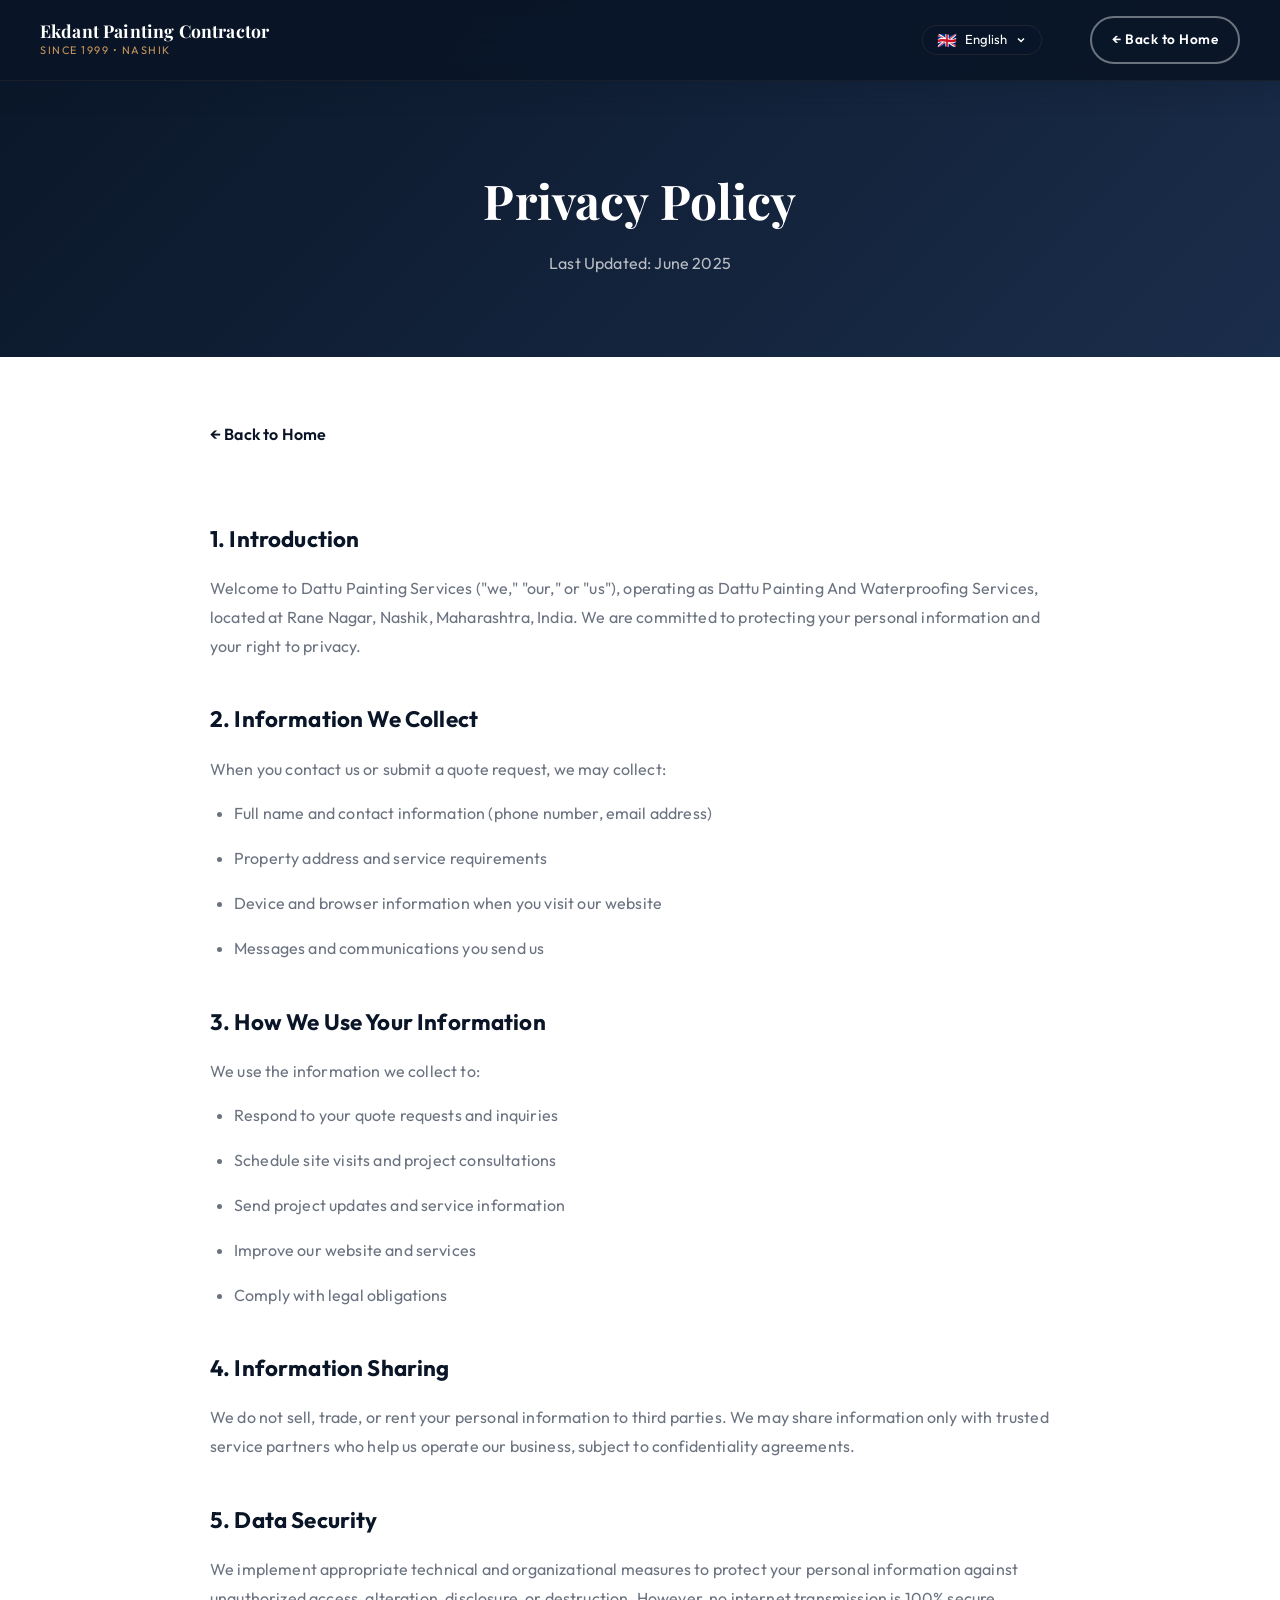
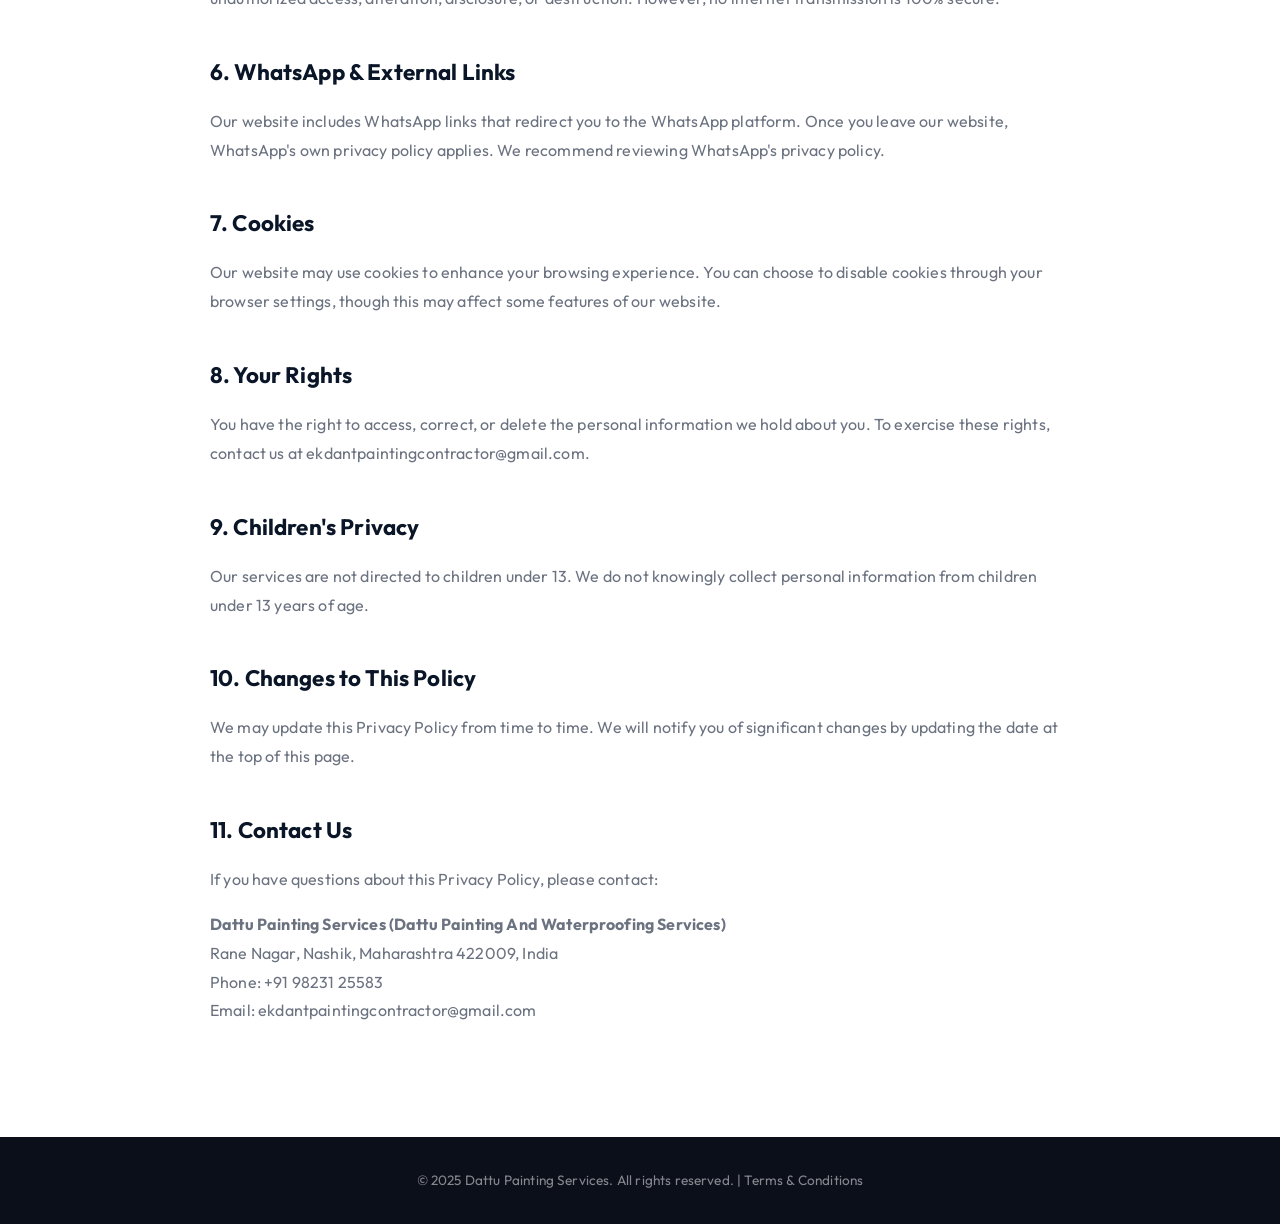
<file: pages/privacy-policy.html>
<!DOCTYPE html>
<html lang="en">
<head>
  <meta charset="UTF-8" />
  <meta name="viewport" content="width=device-width, initial-scale=1.0" />
  <title>Privacy Policy | Dattu Painting Services, Nashik</title>
  <meta name="description" content="Privacy Policy for Dattu Painting Services &mdash; Dattu Painting And Waterproofing Services, Nashik, Maharashtra." />
  <meta name="robots" content="noindex, follow" />
  <link rel="canonical" href="https://ekdantpainting.in/pages/privacy-policy.html" />
  <link rel="alternate" hreflang="mr" href="https://ekdantpainting.in/mr/pages/privacy-policy.html" />
  <link rel="alternate" hreflang="en" href="https://ekdantpainting.in/pages/privacy-policy.html" />

  <!-- Language Auto-Detect Redirection -->
  <script>
    (function() {
      var lang = localStorage.getItem('preferred_language');
      var isMarathiPath = window.location.pathname.indexOf('/mr/') !== -1 || window.location.pathname.endsWith('/mr');
      if (!lang) {
        var browserLang = (navigator.language || navigator.userLanguage || '').toLowerCase();
        if (browserLang.startsWith('mr')) {
          lang = 'mr';
        } else {
          lang = 'en';
        }
        localStorage.setItem('preferred_language', lang);
      }
      if (lang === 'mr' && !isMarathiPath) {
        if (window.location.protocol === 'file:') {
          var currentPath = window.location.pathname;
          var newPath = currentPath.replace(/\/pages\/privacy-policy\.html$/, '/mr/pages/privacy-policy.html');
          window.location.replace(newPath + window.location.hash);
        } else {
          var newPath = window.location.origin + '/mr/pages/privacy-policy.html' + window.location.hash;
          window.location.replace(newPath);
        }
      } else if (lang === 'en' && isMarathiPath) {
        if (window.location.protocol === 'file:') {
          var currentPath = window.location.pathname;
          var newPath = currentPath.replace(/\/mr\/pages\/privacy-policy\.html$/, '/pages/privacy-policy.html');
          window.location.replace(newPath + window.location.hash);
        } else {
          var newPath = window.location.origin + '/pages/privacy-policy.html' + window.location.hash;
          window.location.replace(newPath);
        }
      }
    })();
  </script>
  <link href="https://fonts.googleapis.com/css2?family=Outfit:wght@300;400;500;600;700&family=Playfair+Display:wght@700&display=swap" rel="stylesheet" />
  <link rel="stylesheet" href="../css/style.css" />
  <style>
    .page-hero {
      background: var(--grad-dark);
      padding: 160px 0 80px;
      text-align: center;
      color: var(--clr-white);
    }
    .page-hero h1 { font-family: var(--font-display); font-size: clamp(2rem, 4vw, 3rem); font-weight: 700; }
    .page-content { padding: 4rem 0 6rem; max-width: 860px; margin: 0 auto; }
    .page-content h2 { font-size: 1.4rem; font-weight: 700; color: var(--clr-primary); margin: 2.5rem 0 1rem; }
    .page-content p, .page-content li { color: var(--clr-muted); line-height: 1.8; margin-bottom: 1rem; }
    .page-content ul { padding-left: 1.5rem; }
    .page-content ul li { list-style: disc; }
    .back-link { display: inline-flex; align-items: center; gap: 6px; color: var(--clr-primary); font-weight: 600; margin-bottom: 2rem; }
    .back-link:hover { text-decoration: underline; }
  </style>
</head>
<body>

  <header id="navbar" class="scrolled">
    <nav class="container nav-inner">
      <a href="../index.html" class="nav-logo">
        <span class="nav-logo-text" style="display:flex; flex-direction:column;">
          <span class="nav-logo-name">Ekdant Painting Contractor</span>
          <span class="nav-logo-tagline">Since 1999 &bull; Nashik</span>
        </span>
      </a>
      <!-- Language Switcher -->
      <div class="lang-switcher" role="navigation" aria-label="Language Selector" style="margin-left: auto; margin-right: 1rem;">
        <button class="lang-btn" aria-haspopup="true" aria-expanded="false" id="lang-btn-desktop">
          <span class="lang-flag">&#127468;&#127463;</span>
          <span class="lang-text">English</span>
          <svg class="chevron" viewBox="0 0 24 24" fill="none" stroke="currentColor" stroke-width="2" aria-hidden="true"><polyline points="6 9 12 15 18 9"/></svg>
        </button>
        <div class="lang-dropdown-menu" aria-labelledby="lang-btn-desktop">
          <a href="../mr/pages/privacy-policy.html" class="lang-dropdown-item" data-lang="mr"><span class="lang-flag">&#127470;&#127475;</span> &#2350;&#2352;&#2366;&#2336;&#2368;</a>
          <a href="./privacy-policy.html" class="lang-dropdown-item active" data-lang="en"><span class="lang-flag">&#127468;&#127463;</span> English</a>
        </div>
      </div>
      <a href="../index.html" class="btn btn-outline-white btn-sm">&larr; Back to Home</a>
    </nav>
  </header>

  <div class="page-hero">
    <div class="container">
      <h1>Privacy Policy</h1>
      <p style="color:rgba(255,255,255,0.7); margin-top:0.5rem;">Last Updated: June 2025</p>
    </div>
  </div>

  <main class="container">
    <div class="page-content">
      <a href="../index.html" class="back-link">&larr; Back to Home</a>

      <h2>1. Introduction</h2>
      <p>Welcome to Dattu Painting Services ("we," "our," or "us"), operating as Dattu Painting And Waterproofing Services, located at Rane Nagar, Nashik, Maharashtra, India. We are committed to protecting your personal information and your right to privacy.</p>

      <h2>2. Information We Collect</h2>
      <p>When you contact us or submit a quote request, we may collect:</p>
      <ul>
        <li>Full name and contact information (phone number, email address)</li>
        <li>Property address and service requirements</li>
        <li>Device and browser information when you visit our website</li>
        <li>Messages and communications you send us</li>
      </ul>

      <h2>3. How We Use Your Information</h2>
      <p>We use the information we collect to:</p>
      <ul>
        <li>Respond to your quote requests and inquiries</li>
        <li>Schedule site visits and project consultations</li>
        <li>Send project updates and service information</li>
        <li>Improve our website and services</li>
        <li>Comply with legal obligations</li>
      </ul>

      <h2>4. Information Sharing</h2>
      <p>We do not sell, trade, or rent your personal information to third parties. We may share information only with trusted service partners who help us operate our business, subject to confidentiality agreements.</p>

      <h2>5. Data Security</h2>
      <p>We implement appropriate technical and organizational measures to protect your personal information against unauthorized access, alteration, disclosure, or destruction. However, no internet transmission is 100% secure.</p>

      <h2>6. WhatsApp & External Links</h2>
      <p>Our website includes WhatsApp links that redirect you to the WhatsApp platform. Once you leave our website, WhatsApp's own privacy policy applies. We recommend reviewing WhatsApp's privacy policy.</p>

      <h2>7. Cookies</h2>
      <p>Our website may use cookies to enhance your browsing experience. You can choose to disable cookies through your browser settings, though this may affect some features of our website.</p>

      <h2>8. Your Rights</h2>
      <p>You have the right to access, correct, or delete the personal information we hold about you. To exercise these rights, contact us at ekdantpaintingcontractor@gmail.com.</p>

      <h2>9. Children's Privacy</h2>
      <p>Our services are not directed to children under 13. We do not knowingly collect personal information from children under 13 years of age.</p>

      <h2>10. Changes to This Policy</h2>
      <p>We may update this Privacy Policy from time to time. We will notify you of significant changes by updating the date at the top of this page.</p>

      <h2>11. Contact Us</h2>
      <p>If you have questions about this Privacy Policy, please contact:</p>
      <p><strong>Dattu Painting Services (Dattu Painting And Waterproofing Services)</strong><br />
      Rane Nagar, Nashik, Maharashtra 422009, India<br />
      Phone: <a href="tel:+919823125583">+91 98231 25583</a><br />
      Email: <a href="mailto:ekdantpaintingcontractor@gmail.com">ekdantpaintingcontractor@gmail.com</a></p>
    </div>
  </main>

  <footer style="background:var(--clr-charcoal); padding:2rem 0; text-align:center; color:rgba(255,255,255,0.5); font-size:0.85rem;">
    <div class="container">
      <p>&copy; 2025 Dattu Painting Services. All rights reserved. | <a href="terms.html" style="color:rgba(255,255,255,0.5);">Terms &amp; Conditions</a></p>
    </div>
  </footer>

  <script>
    document.getElementById('navbar').classList.add('scrolled');
  </script>

</body>
</html>
</file>
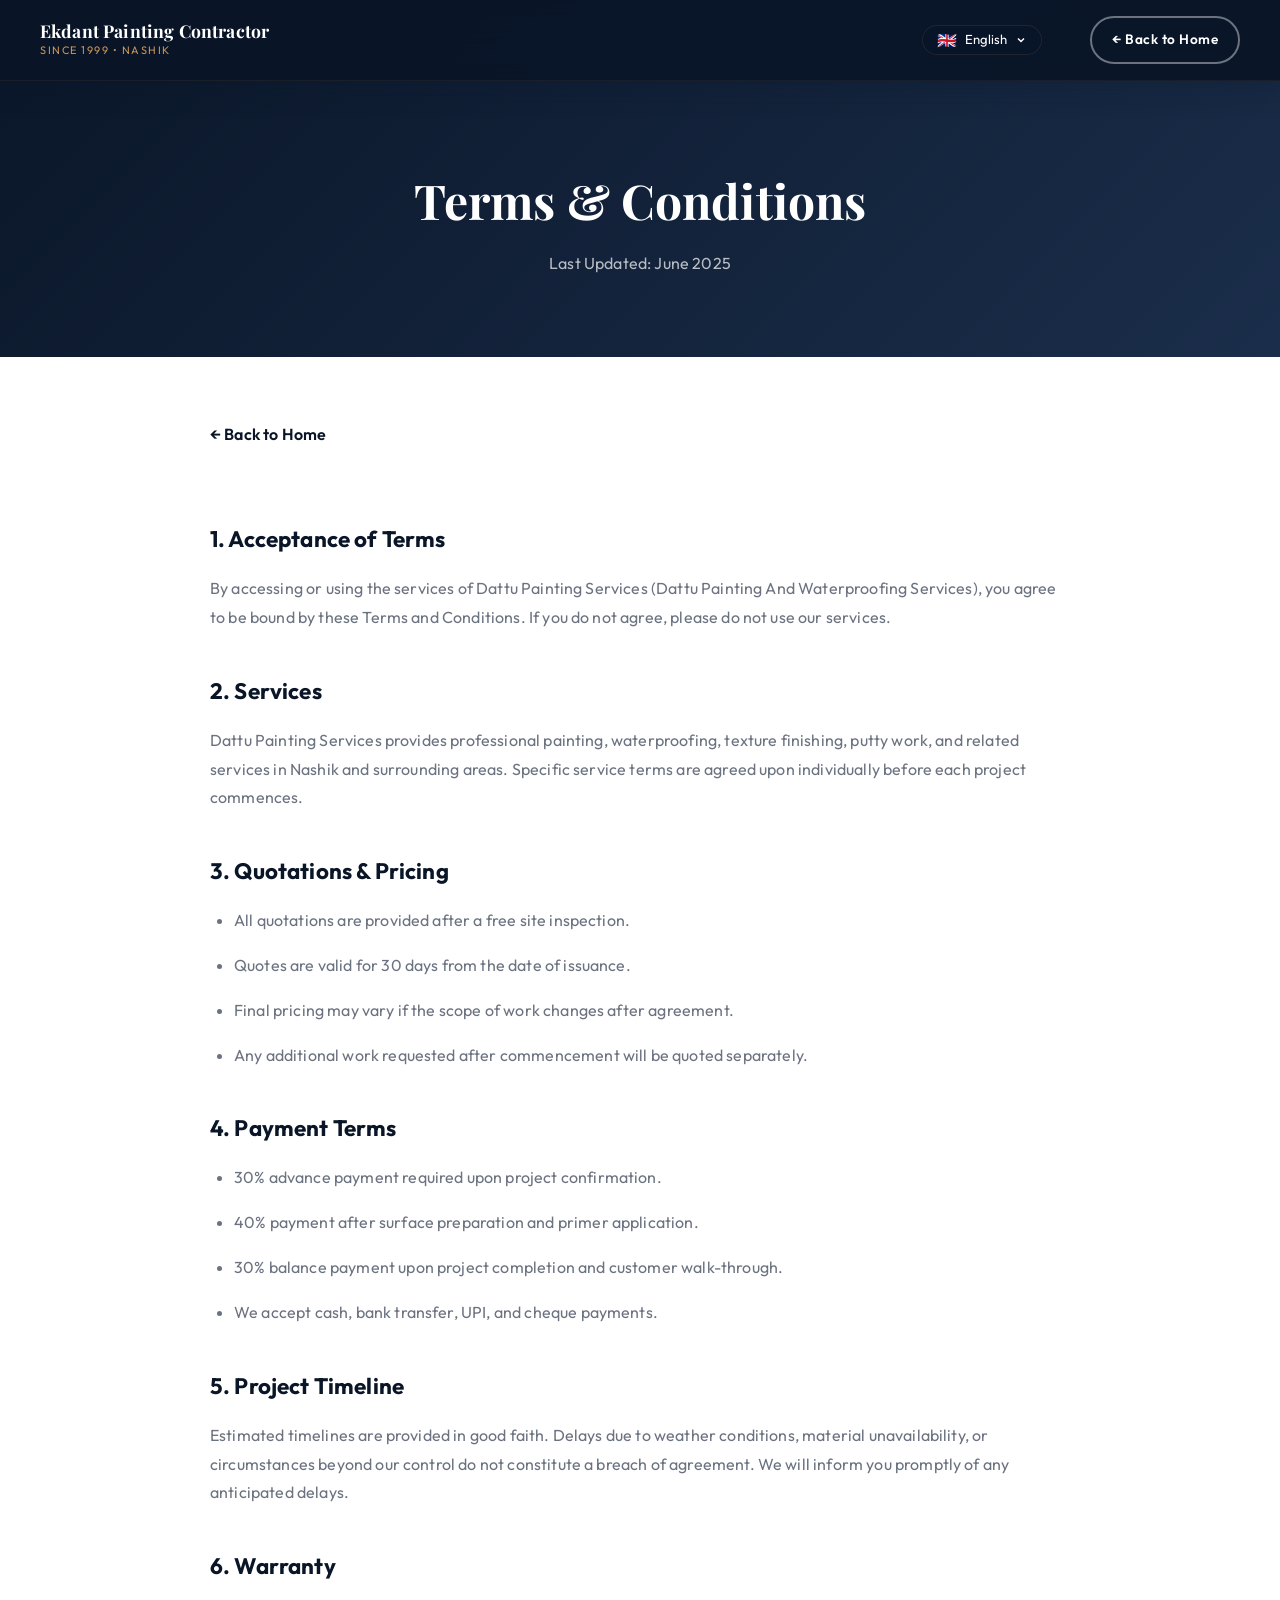
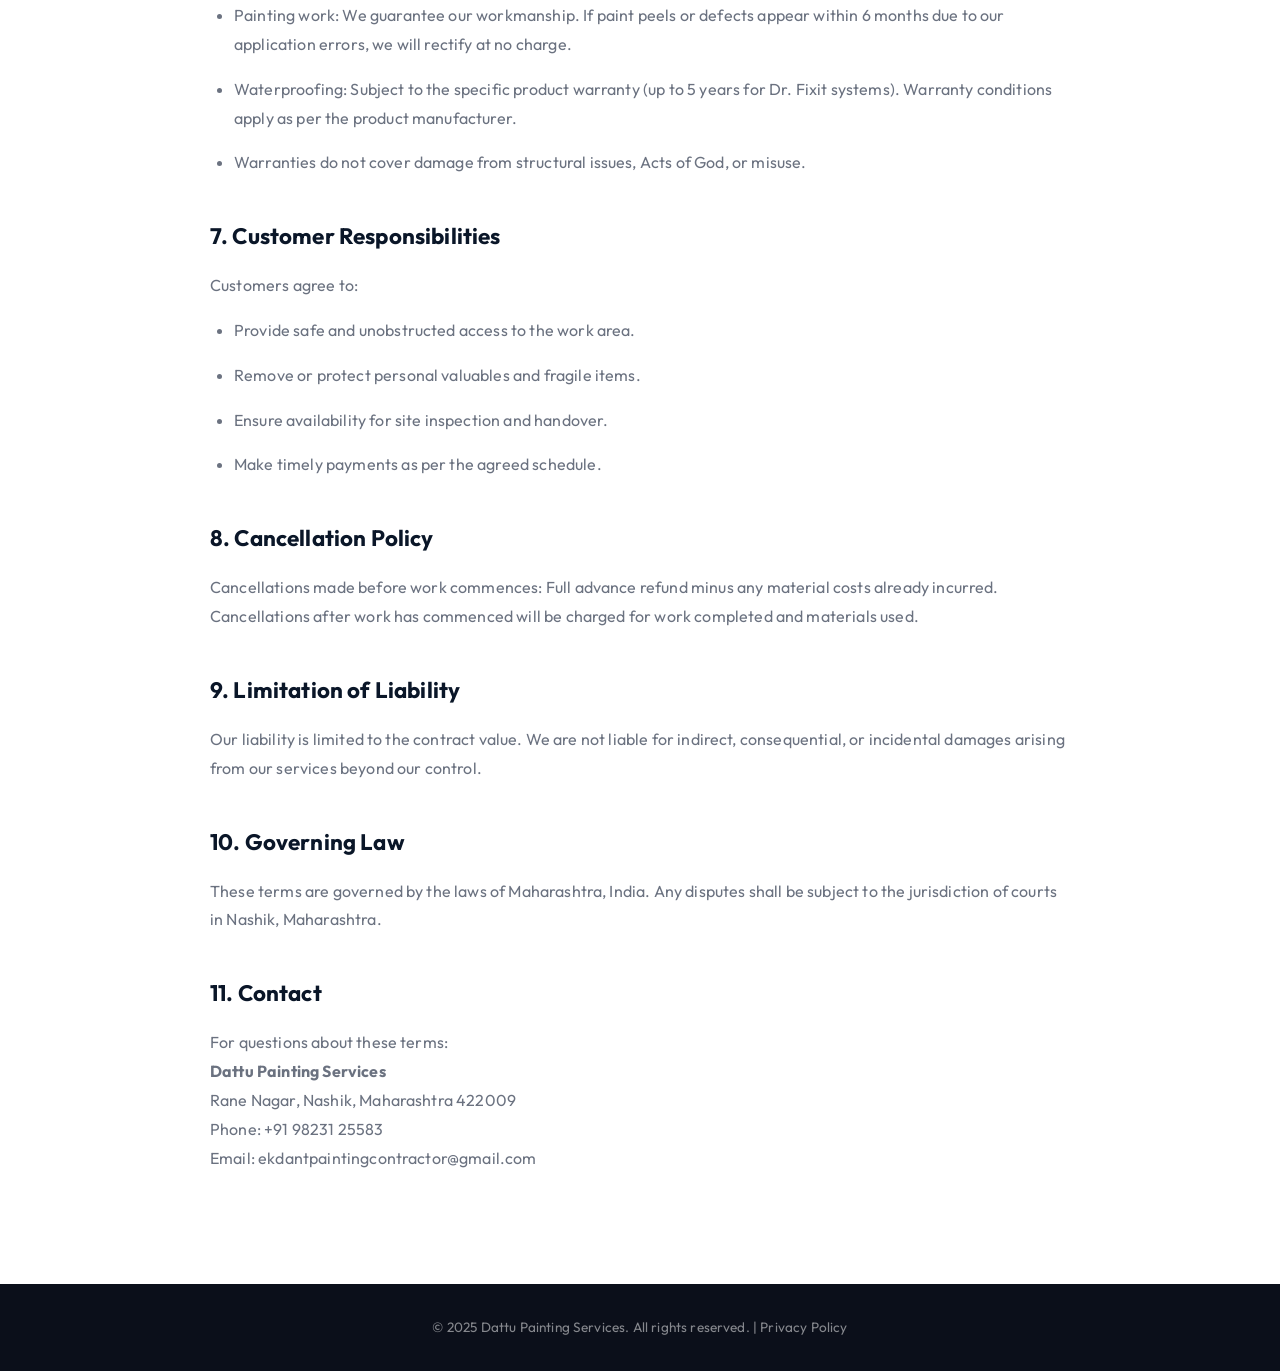
<file: pages/terms.html>
<!DOCTYPE html>
<html lang="en">
<head>
  <meta charset="UTF-8" />
  <meta name="viewport" content="width=device-width, initial-scale=1.0" />
  <title>Terms & Conditions | Dattu Painting Services, Nashik</title>
  <meta name="description" content="Terms and Conditions for Dattu Painting Services &mdash; painting and waterproofing services in Nashik, Maharashtra." />
  <meta name="robots" content="noindex, follow" />
  <link rel="canonical" href="https://ekdantpainting.in/pages/terms.html" />
  <link rel="alternate" hreflang="mr" href="https://ekdantpainting.in/mr/pages/terms.html" />
  <link rel="alternate" hreflang="en" href="https://ekdantpainting.in/pages/terms.html" />

  <!-- Language Auto-Detect Redirection -->
  <script>
    (function() {
      var lang = localStorage.getItem('preferred_language');
      var isMarathiPath = window.location.pathname.indexOf('/mr/') !== -1 || window.location.pathname.endsWith('/mr');
      if (!lang) {
        var browserLang = (navigator.language || navigator.userLanguage || '').toLowerCase();
        if (browserLang.startsWith('mr')) {
          lang = 'mr';
        } else {
          lang = 'en';
        }
        localStorage.setItem('preferred_language', lang);
      }
      if (lang === 'mr' && !isMarathiPath) {
        if (window.location.protocol === 'file:') {
          var currentPath = window.location.pathname;
          var newPath = currentPath.replace(/\/pages\/terms\.html$/, '/mr/pages/terms.html');
          window.location.replace(newPath + window.location.hash);
        } else {
          var newPath = window.location.origin + '/mr/pages/terms.html' + window.location.hash;
          window.location.replace(newPath);
        }
      } else if (lang === 'en' && isMarathiPath) {
        if (window.location.protocol === 'file:') {
          var currentPath = window.location.pathname;
          var newPath = currentPath.replace(/\/mr\/pages\/terms\.html$/, '/pages/terms.html');
          window.location.replace(newPath + window.location.hash);
        } else {
          var newPath = window.location.origin + '/pages/terms.html' + window.location.hash;
          window.location.replace(newPath);
        }
      }
    })();
  </script>
  <link href="https://fonts.googleapis.com/css2?family=Outfit:wght@300;400;500;600;700&family=Playfair+Display:wght@700&display=swap" rel="stylesheet" />
  <link rel="stylesheet" href="../css/style.css" />
  <style>
    .page-hero { background: var(--grad-dark); padding: 160px 0 80px; text-align: center; color: var(--clr-white); }
    .page-hero h1 { font-family: var(--font-display); font-size: clamp(2rem, 4vw, 3rem); font-weight: 700; }
    .page-content { padding: 4rem 0 6rem; max-width: 860px; margin: 0 auto; }
    .page-content h2 { font-size: 1.4rem; font-weight: 700; color: var(--clr-primary); margin: 2.5rem 0 1rem; }
    .page-content p, .page-content li { color: var(--clr-muted); line-height: 1.8; margin-bottom: 1rem; }
    .page-content ul { padding-left: 1.5rem; }
    .page-content ul li { list-style: disc; }
    .back-link { display: inline-flex; align-items: center; gap: 6px; color: var(--clr-primary); font-weight: 600; margin-bottom: 2rem; }
  </style>
</head>
<body>
  <header id="navbar" class="scrolled">
    <nav class="container nav-inner">
      <a href="../index.html" class="nav-logo">
        <span class="nav-logo-text" style="display:flex; flex-direction:column;">
          <span class="nav-logo-name">Ekdant Painting Contractor</span>
          <span class="nav-logo-tagline">Since 1999 &bull; Nashik</span>
        </span>
      </a>
      <!-- Language Switcher -->
      <div class="lang-switcher" role="navigation" aria-label="Language Selector" style="margin-left: auto; margin-right: 1rem;">
        <button class="lang-btn" aria-haspopup="true" aria-expanded="false" id="lang-btn-desktop">
          <span class="lang-flag">&#127468;&#127463;</span>
          <span class="lang-text">English</span>
          <svg class="chevron" viewBox="0 0 24 24" fill="none" stroke="currentColor" stroke-width="2" aria-hidden="true"><polyline points="6 9 12 15 18 9"/></svg>
        </button>
        <div class="lang-dropdown-menu" aria-labelledby="lang-btn-desktop">
          <a href="../mr/pages/terms.html" class="lang-dropdown-item" data-lang="mr"><span class="lang-flag">&#127470;&#127475;</span> &#2350;&#2352;&#2366;&#2336;&#2368;</a>
          <a href="./terms.html" class="lang-dropdown-item active" data-lang="en"><span class="lang-flag">&#127468;&#127463;</span> English</a>
        </div>
      </div>
      <a href="../index.html" class="btn btn-outline-white btn-sm">&larr; Back to Home</a>
    </nav>
  </header>

  <div class="page-hero">
    <div class="container">
      <h1>Terms &amp; Conditions</h1>
      <p style="color:rgba(255,255,255,0.7); margin-top:0.5rem;">Last Updated: June 2025</p>
    </div>
  </div>

  <main class="container">
    <div class="page-content">
      <a href="../index.html" class="back-link">&larr; Back to Home</a>

      <h2>1. Acceptance of Terms</h2>
      <p>By accessing or using the services of Dattu Painting Services (Dattu Painting And Waterproofing Services), you agree to be bound by these Terms and Conditions. If you do not agree, please do not use our services.</p>

      <h2>2. Services</h2>
      <p>Dattu Painting Services provides professional painting, waterproofing, texture finishing, putty work, and related services in Nashik and surrounding areas. Specific service terms are agreed upon individually before each project commences.</p>

      <h2>3. Quotations & Pricing</h2>
      <ul>
        <li>All quotations are provided after a free site inspection.</li>
        <li>Quotes are valid for 30 days from the date of issuance.</li>
        <li>Final pricing may vary if the scope of work changes after agreement.</li>
        <li>Any additional work requested after commencement will be quoted separately.</li>
      </ul>

      <h2>4. Payment Terms</h2>
      <ul>
        <li>30% advance payment required upon project confirmation.</li>
        <li>40% payment after surface preparation and primer application.</li>
        <li>30% balance payment upon project completion and customer walk-through.</li>
        <li>We accept cash, bank transfer, UPI, and cheque payments.</li>
      </ul>

      <h2>5. Project Timeline</h2>
      <p>Estimated timelines are provided in good faith. Delays due to weather conditions, material unavailability, or circumstances beyond our control do not constitute a breach of agreement. We will inform you promptly of any anticipated delays.</p>

      <h2>6. Warranty</h2>
      <ul>
        <li>Painting work: We guarantee our workmanship. If paint peels or defects appear within 6 months due to our application errors, we will rectify at no charge.</li>
        <li>Waterproofing: Subject to the specific product warranty (up to 5 years for Dr. Fixit systems). Warranty conditions apply as per the product manufacturer.</li>
        <li>Warranties do not cover damage from structural issues, Acts of God, or misuse.</li>
      </ul>

      <h2>7. Customer Responsibilities</h2>
      <p>Customers agree to:</p>
      <ul>
        <li>Provide safe and unobstructed access to the work area.</li>
        <li>Remove or protect personal valuables and fragile items.</li>
        <li>Ensure availability for site inspection and handover.</li>
        <li>Make timely payments as per the agreed schedule.</li>
      </ul>

      <h2>8. Cancellation Policy</h2>
      <p>Cancellations made before work commences: Full advance refund minus any material costs already incurred. Cancellations after work has commenced will be charged for work completed and materials used.</p>

      <h2>9. Limitation of Liability</h2>
      <p>Our liability is limited to the contract value. We are not liable for indirect, consequential, or incidental damages arising from our services beyond our control.</p>

      <h2>10. Governing Law</h2>
      <p>These terms are governed by the laws of Maharashtra, India. Any disputes shall be subject to the jurisdiction of courts in Nashik, Maharashtra.</p>

      <h2>11. Contact</h2>
      <p>For questions about these terms:<br />
      <strong>Dattu Painting Services</strong><br />
      Rane Nagar, Nashik, Maharashtra 422009<br />
      Phone: <a href="tel:+919823125583">+91 98231 25583</a><br />
      Email: <a href="mailto:ekdantpaintingcontractor@gmail.com">ekdantpaintingcontractor@gmail.com</a></p>
    </div>
  </main>

  <footer style="background:var(--clr-charcoal); padding:2rem 0; text-align:center; color:rgba(255,255,255,0.5); font-size:0.85rem;">
    <div class="container">
      <p>&copy; 2025 Dattu Painting Services. All rights reserved. | <a href="privacy-policy.html" style="color:rgba(255,255,255,0.5);">Privacy Policy</a></p>
    </div>
  </footer>
</body>
</html>
</file>
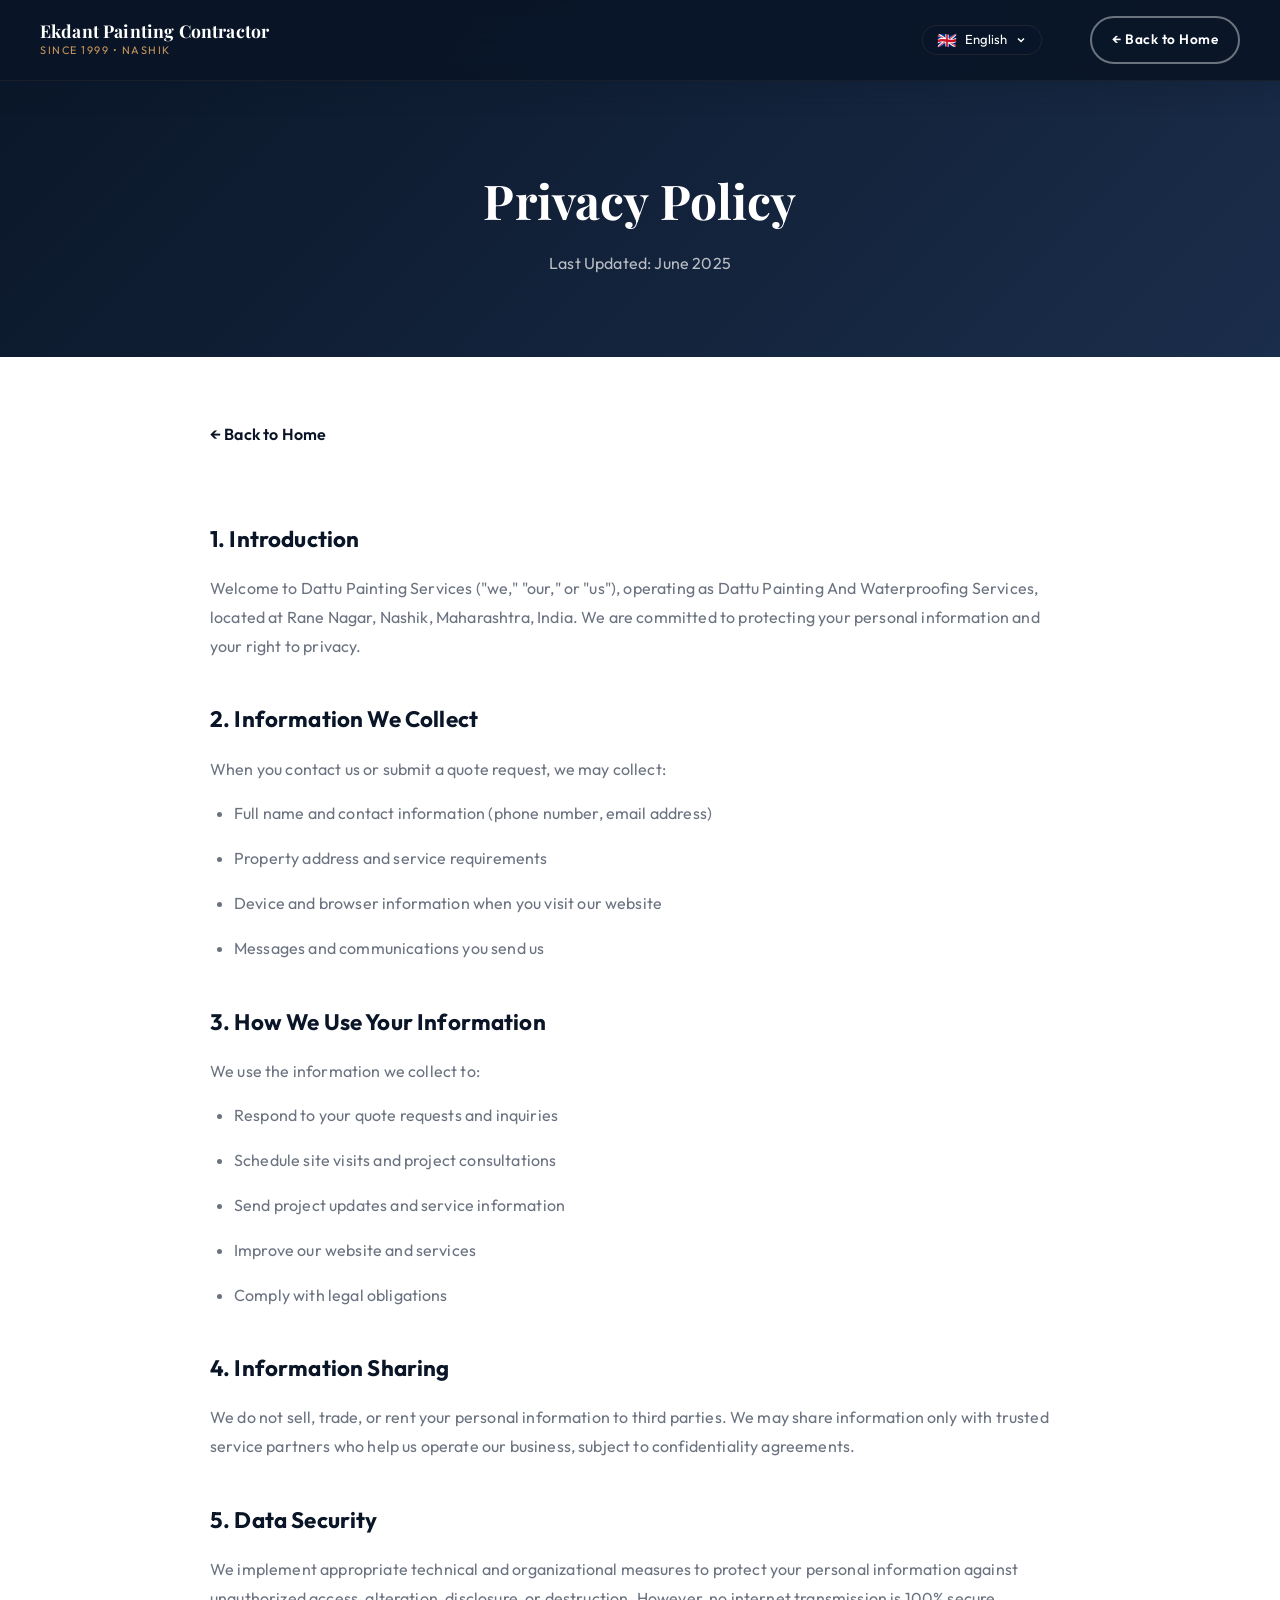
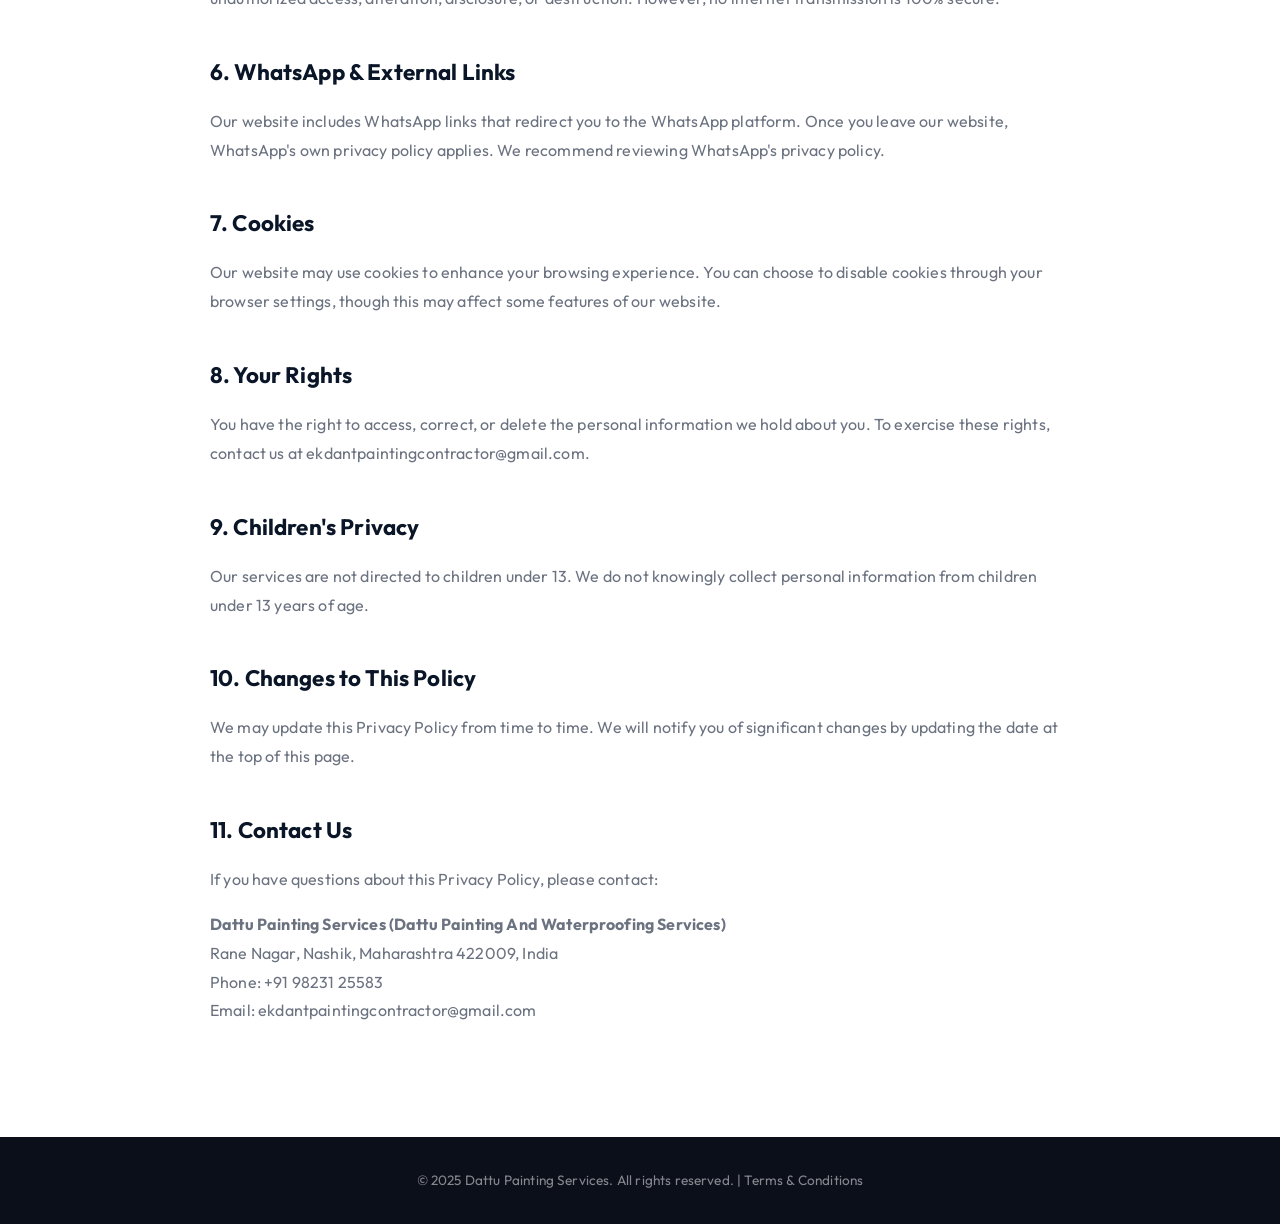
<file: mr/pages/privacy-policy.html>
<!DOCTYPE html>
<html lang="mr">
<head>
  <meta charset="UTF-8" />
  <meta name="viewport" content="width=device-width, initial-scale=1.0" />
  <title>गोपनीयता धोरण | दत्तू पेंटिंग सर्व्हिसेस, नाशिक</title>
  <meta name="description" content="गोपनीयता धोरण - दत्तू पेंटिंग सर्व्हिसेस, नाशिक, महाराष्ट्र." />
  <meta name="robots" content="noindex, follow" />
  <link rel="canonical" href="https://ekdantpainting.in/mr/pages/privacy-policy.html" />
  <link rel="alternate" hreflang="mr" href="https://ekdantpainting.in/mr/pages/privacy-policy.html" />
  <link rel="alternate" hreflang="en" href="https://ekdantpainting.in/pages/privacy-policy.html" />

  <!-- Language Auto-Detect Redirection -->
  <script>
    (function() {
      var lang = localStorage.getItem('preferred_language');
      var isMarathiPath = window.location.pathname.indexOf('/mr/') !== -1 || window.location.pathname.endsWith('/mr');
      if (!lang) {
        var browserLang = (navigator.language || navigator.userLanguage || '').toLowerCase();
        if (browserLang.startsWith('mr')) {
          lang = 'mr';
        } else {
          lang = 'en';
        }
        localStorage.setItem('preferred_language', lang);
      }
      if (lang === 'mr' && !isMarathiPath) {
        if (window.location.protocol === 'file:') {
          var currentPath = window.location.pathname;
          var newPath = currentPath.replace(/\/pages\/privacy-policy\.html$/, '/mr/pages/privacy-policy.html');
          window.location.replace(newPath + window.location.hash);
        } else {
          var newPath = window.location.origin + '/mr/pages/privacy-policy.html' + window.location.hash;
          window.location.replace(newPath);
        }
      } else if (lang === 'en' && isMarathiPath) {
        if (window.location.protocol === 'file:') {
          var currentPath = window.location.pathname;
          var newPath = currentPath.replace(/\/mr\/pages\/privacy-policy\.html$/, '/pages/privacy-policy.html');
          window.location.replace(newPath + window.location.hash);
        } else {
          var newPath = window.location.origin + '/pages/privacy-policy.html' + window.location.hash;
          window.location.replace(newPath);
        }
      }
    })();
  </script>
  <link href="https://fonts.googleapis.com/css2?family=Outfit:wght@300;400;500;600;700&family=Playfair+Display:wght@700&display=swap" rel="stylesheet" />
  <link rel="stylesheet" href="../../css/style.css" />
  <style>
    .page-hero {
      background: var(--grad-dark);
      padding: 160px 0 80px;
      text-align: center;
      color: var(--clr-white);
    }
    .page-hero h1 { font-family: var(--font-display); font-size: clamp(2rem, 4vw, 3rem); font-weight: 700; }
    .page-content { padding: 4rem 0 6rem; max-width: 860px; margin: 0 auto; }
    .page-content h2 { font-size: 1.4rem; font-weight: 700; color: var(--clr-primary); margin: 2.5rem 0 1rem; }
    .page-content p, .page-content li { color: var(--clr-muted); line-height: 1.8; margin-bottom: 1rem; }
    .page-content ul { padding-left: 1.5rem; }
    .page-content ul li { list-style: disc; }
    .back-link { display: inline-flex; align-items: center; gap: 6px; color: var(--clr-primary); font-weight: 600; margin-bottom: 2rem; }
    .back-link:hover { text-decoration: underline; }
  </style>
</head>
<body>

  <header id="navbar" class="scrolled">
    <nav class="container nav-inner">
      <a href="../index.html" class="nav-logo">
        <span class="nav-logo-text" style="display:flex; flex-direction:column;">
          <span class="nav-logo-name">Ekdant Painting Contractor</span>
          <span class="nav-logo-tagline">Since 1999 &bull; Nashik</span>
        </span>
      </a>
      <!-- Language Switcher -->
      <div class="lang-switcher" role="navigation" aria-label="Language Selector" style="margin-left: auto; margin-right: 1rem;">
        <button class="lang-btn" aria-haspopup="true" aria-expanded="false" id="lang-btn-desktop">
          <span class="lang-flag">&#127470;&#127475;</span>
          <span class="lang-text">मराठी</span>
          <svg class="chevron" viewBox="0 0 24 24" fill="none" stroke="currentColor" stroke-width="2" aria-hidden="true"><polyline points="6 9 12 15 18 9"/></svg>
        </button>
        <div class="lang-dropdown-menu" aria-labelledby="lang-btn-desktop">
          <a href="./privacy-policy.html" class="lang-dropdown-item active" data-lang="mr"><span class="lang-flag">&#127470;&#127475;</span> मराठी</a>
          <a href="../../pages/privacy-policy.html" class="lang-dropdown-item" data-lang="en"><span class="lang-flag">&#127468;&#127463;</span> English</a>
        </div>
      </div>
      <a href="../index.html" class="btn btn-outline-white btn-sm">&larr; मुख्यपृष्ठावर जा</a>
    </nav>
  </header>

  <div class="page-hero">
    <div class="container">
      <h1>गोपनीयता धोरण (Privacy Policy)</h1>
      <p style="color:rgba(255,255,255,0.7); margin-top:0.5rem;">अंतिम अद्यतन: जून २०२५</p>
    </div>
  </div>

  <main class="container">
    <div class="page-content">
      <a href="../index.html" class="back-link">&larr; मुख्यपृष्ठावर जा</a>

      <h2>१. ओळख (Introduction)</h2>
      <p>दत्तू पेंटिंग सर्व्हिसेस (Dattu Painting Services, "आम्ही" किंवा "आमचे") मध्ये आपले स्वागत आहे. आमचे कार्यालय राणे नगर, नाशिक, महाराष्ट्र, भारत येथे आहे. आम्ही तुमच्या वैयक्तिक माहितीच्या गोपनीयतेचे आणि अधिकारांचे रक्षण करण्यासाठी कटिबद्ध आहोत.</p>

      <h2>२. आम्ही गोळा करत असलेली माहिती</h2>
      <p>जेव्हा तुम्ही आमच्याशी संपर्क साधता किंवा फॉर्म भरता, तेव्हा आम्ही खालील माहिती गोळा करू शकतो:</p>
      <ul>
        <li>पूर्ण नाव आणि संपर्क माहिती (मोबाईल क्रमांक, ईमेल पत्ता)</li>
        <li>मालमत्तेचा पत्ता आणि रंगाकामाच्या आवश्यक सेवा</li>
        <li>वेबसाईटला भेट दिल्यावर तुमच्या डिव्हाईस आणि ब्राउझरची माहिती</li>
        <li>तुम्ही पाठवलेले संदेश आणि आमच्यासोबत केलेला संवाद</li>
      </ul>

      <h2>३. माहितीचा वापर</h2>
      <p>आम्ही गोळा केलेल्या माहितीचा वापर खालील गोष्टींसाठी करतो:</p>
      <ul>
        <li>तुमच्या शंकांचे निरसन करण्यासाठी आणि अंदाजपत्रक (कोट) देण्यासाठी</li>
        <li>साइट भेटीचे नियोजन आणि सल्लामसलत करण्यासाठी</li>
        <li>कामाचे अपडेट्स आणि सेवांची माहिती पाठवण्यासाठी</li>
        <li>वेबसाईट आणि आमच्या सेवांमध्ये सुधारणा करण्यासाठी</li>
        <li>कायदेशीर नियमांचे पालन करण्यासाठी</li>
      </ul>

      <h2>४. माहितीची भागीदारी (Information Sharing)</h2>
      <p>आम्ही तुमची वैयक्तिक माहिती कोणत्याही अनोळखी त्रयस्थ व्यक्तीला विकत नाही किंवा शेअर करत नाही. आम्ही केवळ आमच्या विश्वासू सहकाऱ्यांसोबत (जे आम्हाला व्यवसाय चालवण्यास मदत करतात) करारानुसार माहिती शेअर करू शकतो.</p>

      <h2>५. माहितीची सुरक्षा (Data Security)</h2>
      <p>आम्ही तुमच्या वैयक्तिक माहितीचे अनधिकृत प्रवेश, बदल किंवा गैरवापरापासून रक्षण करण्यासाठी आवश्यक तांत्रिक सुरक्षा उपायांचा वापर करतो. मात्र, इंटरनेटवरील कोणताही व्यवहार १००% सुरक्षित मानला जाऊ शकत नाही.</p>

      <h2>6. WhatsApp & External Links</h2>
      <p>आमच्या वेबसाईटवर व्हॉट्सअॅपच्या (WhatsApp) लिंक्स आहेत ज्या तुम्हाला त्या प्लॅटफॉर्मवर घेऊन जातात. एकदा तुम्ही आमची वेबसाईट सोडली की, तेथील नियम लागू होतील. आम्ही व्हॉट्सअॅपचे गोपनीयता धोरण वाचण्याची शिफारस करतो.</p>

      <h2>७. कुकीज (Cookies)</h2>
      <p>तुमचा अनुभव अधिक चांगला करण्यासाठी आमची वेबसाईट कुकीजचा वापर करू शकते. तुम्ही तुमच्या ब्राउझर सेटिंग्जमधून कुकीज बंद करू शकता, परंतु यामुळे वेबसाईटचे काही फीचर्स कदाचित योग्यरित्या चालणार नाहीत.</p>

      <h2>८. तुमचे अधिकार</h2>
      <p>तुम्हाला आमच्याकडे असलेली तुमची वैयक्तिक माहिती पाहण्याचा, ती दुरुस्त करण्याचा किंवा हटवण्याचा पूर्ण अधिकार आहे. यासाठी तुम्ही ekdantpaintingcontractor@gmail.com वर संपर्क साधू शकता.</p>

      <h2>९. मुलांची गोपनीयता</h2>
      <p>आमच्या सेवा १३ वर्षांखालील मुलांसाठी नाहीत. आम्ही जाणीवपूर्वक कोणत्याही मुलांची माहिती गोळा करत नाही.</p>

      <h2>१०. गोपनीयता धोरणातील बदल</h2>
      <p>आम्ही वेळोवेळी या गोपनीयता धोरणात बदल करू शकतो. नवीन बदल या पानावर अद्ययावत केले जातील.</p>

      <h2>११. आमच्याशी संपर्क साधा</h2>
      <p>या गोपनीयता धोरणाबद्दल काही प्रश्न असल्यास, कृपया संपर्क साधा:</p>
      <p><strong>दत्तू पेंटिंग सर्व्हिसेस (दत्तू पेंटिंग अँड वॉटरप्रूफिंग सर्व्हिसेस)</strong><br />
      राणे नगर, नाशिक, महाराष्ट्र ४२२००९, भारत<br />
      मोबाईल: <a href="tel:+919823125583">+91 98231 25583</a><br />
      ईमेल: <a href="mailto:ekdantpaintingcontractor@gmail.com">ekdantpaintingcontractor@gmail.com</a></p>
    </div>
  </main>

  <footer style="background:var(--clr-charcoal); padding:2rem 0; text-align:center; color:rgba(255,255,255,0.5); font-size:0.85rem;">
    <div class="container">
      <p>&copy; २०२५ दत्तू पेंटिंग सर्व्हिसेस. सर्व हक्क राखीव. | <a href="terms.html" style="color:rgba(255,255,255,0.5);">अटी आणि शर्ती</a></p>
    </div>
  </footer>

  <script>
    document.getElementById('navbar').classList.add('scrolled');
  </script>

</body>
</html>
</file>
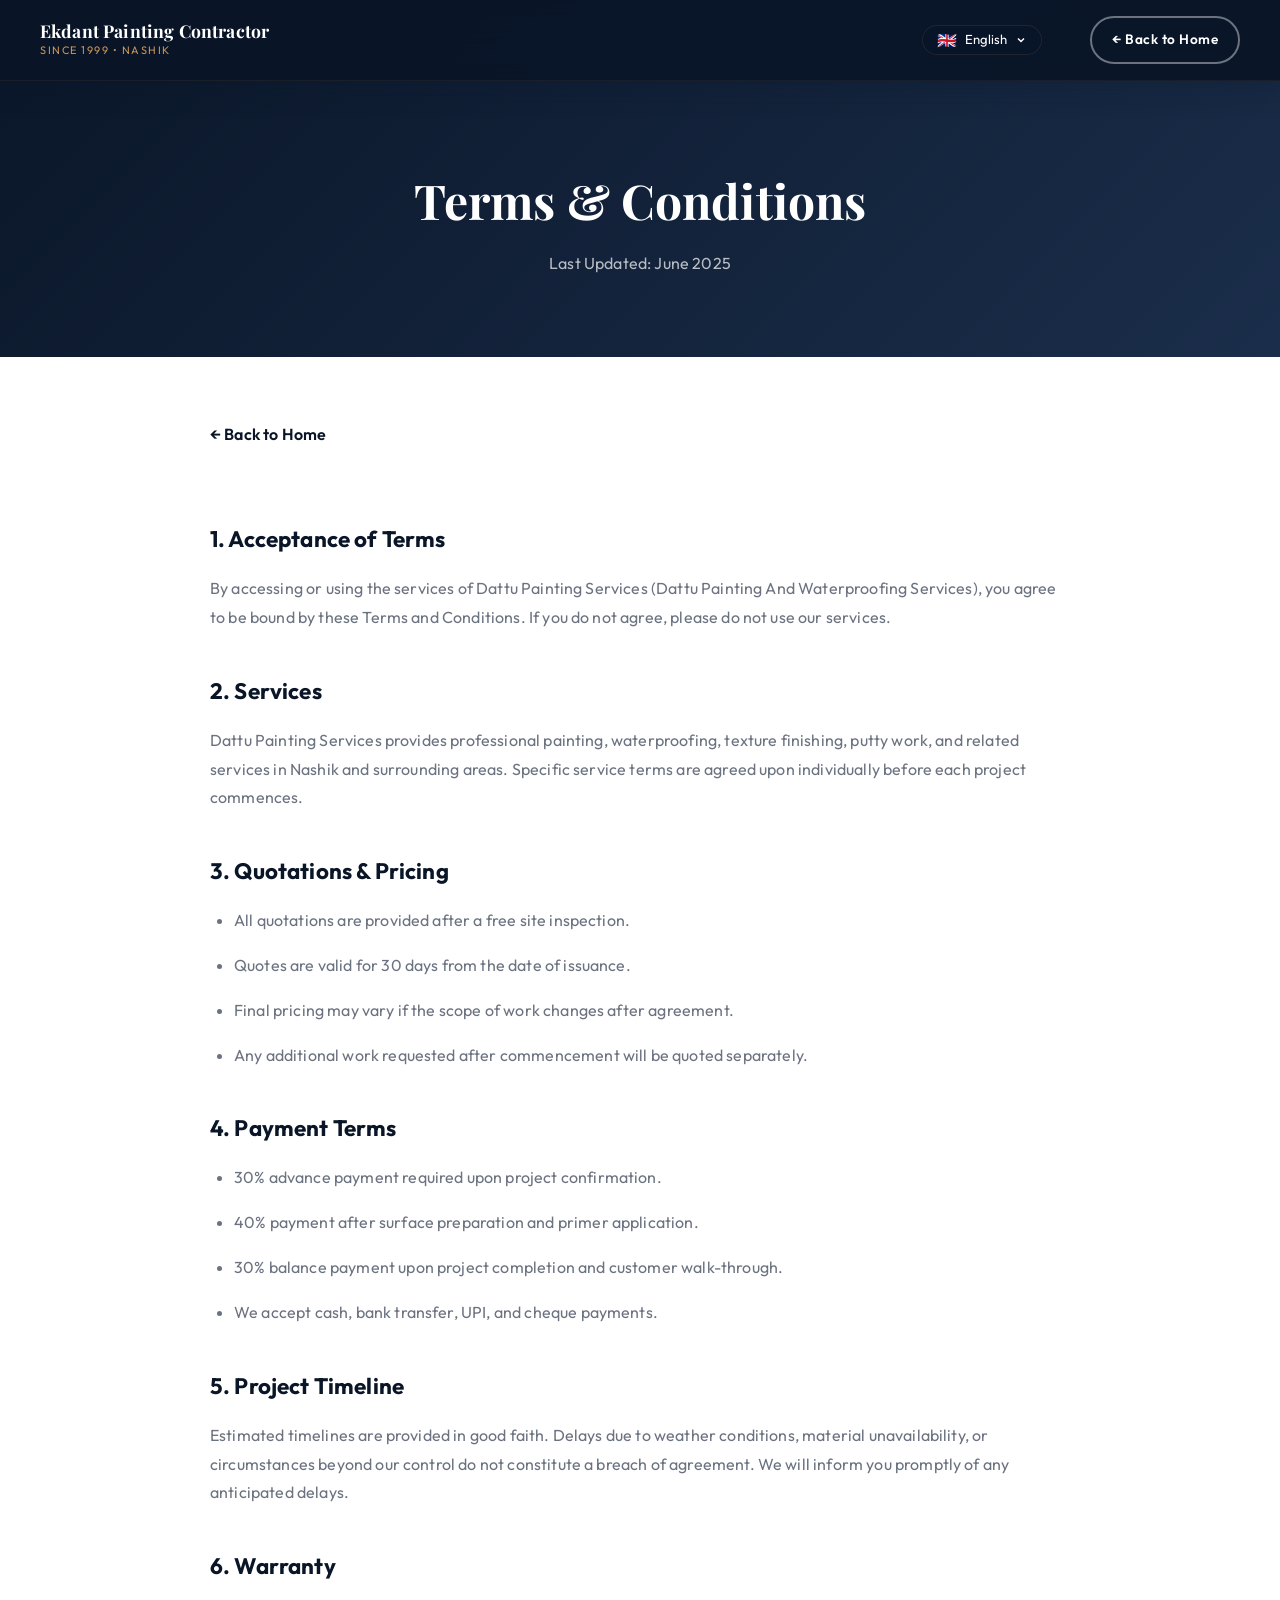
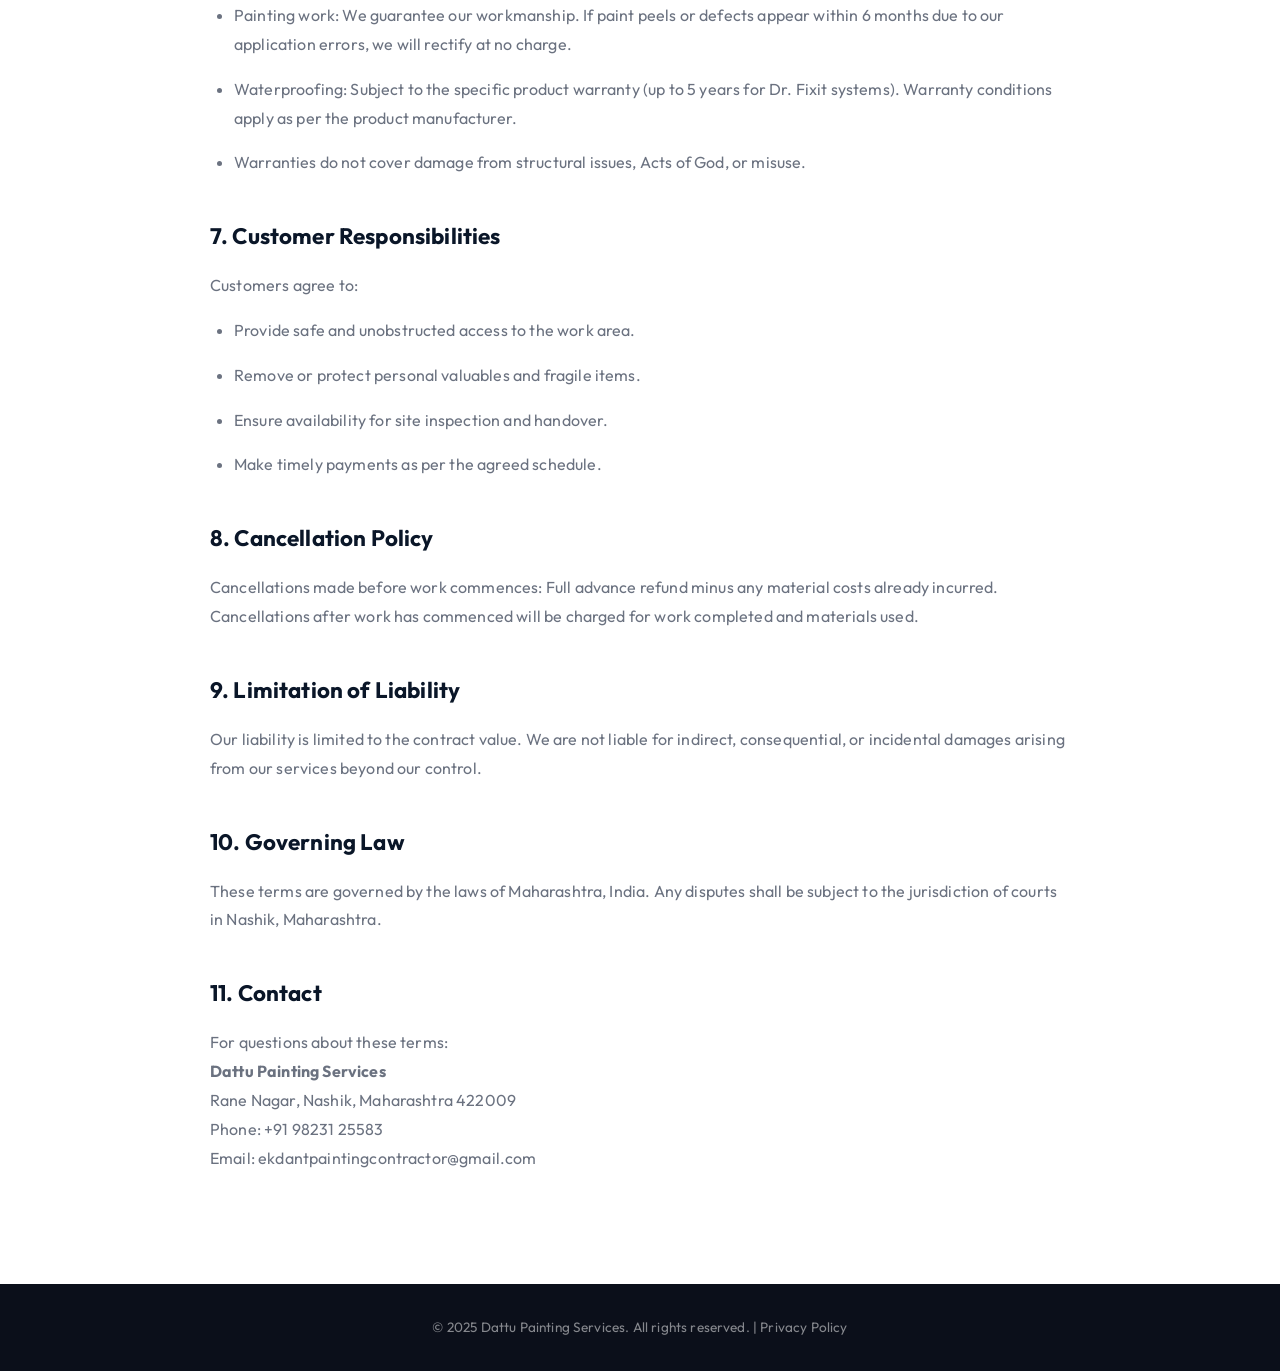
<file: mr/pages/terms.html>
<!DOCTYPE html>
<html lang="mr">
<head>
  <meta charset="UTF-8" />
  <meta name="viewport" content="width=device-width, initial-scale=1.0" />
  <title>Terms & Conditions | Dattu Painting Services, Nashik</title>
  <meta name="description" content="अटी आणि शर्ती - दत्तू पेंटिंग सर्व्हिसेस, नाशिक, महाराष्ट्र." />
  <meta name="robots" content="noindex, follow" />
  <link rel="canonical" href="https://ekdantpainting.in/mr/pages/terms.html" />
  <link rel="alternate" hreflang="mr" href="https://ekdantpainting.in/mr/pages/terms.html" />
  <link rel="alternate" hreflang="en" href="https://ekdantpainting.in/pages/terms.html" />

  <!-- Language Auto-Detect Redirection -->
  <script>
    (function() {
      var lang = localStorage.getItem('preferred_language');
      var isMarathiPath = window.location.pathname.indexOf('/mr/') !== -1 || window.location.pathname.endsWith('/mr');
      if (!lang) {
        var browserLang = (navigator.language || navigator.userLanguage || '').toLowerCase();
        if (browserLang.startsWith('mr')) {
          lang = 'mr';
        } else {
          lang = 'en';
        }
        localStorage.setItem('preferred_language', lang);
      }
      if (lang === 'mr' && !isMarathiPath) {
        if (window.location.protocol === 'file:') {
          var currentPath = window.location.pathname;
          var newPath = currentPath.replace(/\/pages\/terms\.html$/, '/mr/pages/terms.html');
          window.location.replace(newPath + window.location.hash);
        } else {
          var newPath = window.location.origin + '/mr/pages/terms.html' + window.location.hash;
          window.location.replace(newPath);
        }
      } else if (lang === 'en' && isMarathiPath) {
        if (window.location.protocol === 'file:') {
          var currentPath = window.location.pathname;
          var newPath = currentPath.replace(/\/mr\/pages\/terms\.html$/, '/pages/terms.html');
          window.location.replace(newPath + window.location.hash);
        } else {
          var newPath = window.location.origin + '/pages/terms.html' + window.location.hash;
          window.location.replace(newPath);
        }
      }
    })();
  </script>
  <link href="https://fonts.googleapis.com/css2?family=Outfit:wght@300;400;500;600;700&family=Playfair+Display:wght@700&display=swap" rel="stylesheet" />
  <link rel="stylesheet" href="../../css/style.css" />
  <style>
    .page-hero { background: var(--grad-dark); padding: 160px 0 80px; text-align: center; color: var(--clr-white); }
    .page-hero h1 { font-family: var(--font-display); font-size: clamp(2rem, 4vw, 3rem); font-weight: 700; }
    .page-content { padding: 4rem 0 6rem; max-width: 860px; margin: 0 auto; }
    .page-content h2 { font-size: 1.4rem; font-weight: 700; color: var(--clr-primary); margin: 2.5rem 0 1rem; }
    .page-content p, .page-content li { color: var(--clr-muted); line-height: 1.8; margin-bottom: 1rem; }
    .page-content ul { padding-left: 1.5rem; }
    .page-content ul li { list-style: disc; }
    .back-link { display: inline-flex; align-items: center; gap: 6px; color: var(--clr-primary); font-weight: 600; margin-bottom: 2rem; }
  </style>
</head>
<body>
  <header id="navbar" class="scrolled">
    <nav class="container nav-inner">
      <a href="../index.html" class="nav-logo">
        <span class="nav-logo-text" style="display:flex; flex-direction:column;">
          <span class="nav-logo-name">Ekdant Painting Contractor</span>
          <span class="nav-logo-tagline">Since 1999 &bull; Nashik</span>
        </span>
      </a>
      <!-- Language Switcher -->
      <div class="lang-switcher" role="navigation" aria-label="Language Selector" style="margin-left: auto; margin-right: 1rem;">
        <button class="lang-btn" aria-haspopup="true" aria-expanded="false" id="lang-btn-desktop">
          <span class="lang-flag">&#127470;&#127475;</span>
          <span class="lang-text">मराठी</span>
          <svg class="chevron" viewBox="0 0 24 24" fill="none" stroke="currentColor" stroke-width="2" aria-hidden="true"><polyline points="6 9 12 15 18 9"/></svg>
        </button>
        <div class="lang-dropdown-menu" aria-labelledby="lang-btn-desktop">
          <a href="./terms.html" class="lang-dropdown-item active" data-lang="mr"><span class="lang-flag">&#127470;&#127475;</span> मराठी</a>
          <a href="../../pages/terms.html" class="lang-dropdown-item" data-lang="en"><span class="lang-flag">&#127468;&#127463;</span> English</a>
        </div>
      </div>
      <a href="../index.html" class="btn btn-outline-white btn-sm">&larr; मुख्यपृष्ठावर जा</a>
    </nav>
  </header>

  <div class="page-hero">
    <div class="container">
      <h1>अटी आणि शर्ती (Terms &amp; Conditions)</h1>
      <p style="color:rgba(255,255,255,0.7); margin-top:0.5rem;">अंतिम अद्यतन: जून २०२५</p>
    </div>
  </div>

  <main class="container">
    <div class="page-content">
      <a href="../index.html" class="back-link">&larr; मुख्यपृष्ठावर जा</a>

      <h2>१. शर्तींचा स्वीकार (Acceptance of Terms)</h2>
      <p>दत्तू पेंटिंग सर्व्हिसेसच्या सेवांचा वापर करून, तुम्ही या अटी आणि शर्तींचे पालन करण्यास संमती देता. जर तुम्हाला या अटी मान्य नसतील, तर कृपया आमच्या सेवांचा वापर करू नका.</p>

      <h2>२. सेवा (Services)</h2>
      <p>दत्तू पेंटिंग सर्व्हिसेस नाशिक आणि आसपासच्या परिसरात व्यावसायिक रंगकाम, वॉटरप्रूफिंग, टेक्सचर फिनिशिंग आणि वॉल पुट्टीचे काम पुरवते. प्रत्येक प्रकल्पाच्या विशिष्ट अटी काम सुरू करण्यापूर्वी कराराद्वारे ठरवल्या जातात.</p>

      <h2>3. Quotations & Pricing</h2>
      <ul>
        <li>सर्व अंदाजपत्रके मोफत साइट तपासणीनंतरच दिली जातात.</li>
        <li>दिलेले अंदाजपत्रक जारी केल्याच्या तारखेपासून ३० दिवसांसाठी वैध असेल.</li>
        <li>करारानंतर कामाचे स्वरूप बदलल्यास अंतिम किमतीमध्ये बदल होऊ शकतो.</li>
        <li>काम सुरू झाल्यानंतर कोणत्याही अतिरिक्त कामाची मागणी केल्यास त्याचे अंदाजपत्रक स्वतंत्रपणे दिले जाईल.</li>
      </ul>

      <h2>४. पेमेंट अटी (Payment Terms)</h2>
      <ul>
        <li>प्रकल्प निश्चितीच्या वेळी ३०% आगाऊ (Advance) रक्कम भरणे आवश्यक आहे.</li>
        <li>भिंतीची स्वच्छता आणि प्राइमर लावल्यानंतर ४०% पेमेंट करणे आवश्यक आहे.</li>
        <li>काम पूर्ण झाल्यावर आणि ग्राहकाच्या तपासणीनंतर उर्वरित ३०% अंतिम पेमेंट करावे लागेल.</li>
        <li>आम्ही रोख (Cash), बँक ट्रान्सफर, UPI आणि चेक याद्वारे पेमेंट स्वीकारतो.</li>
      </ul>

      <h2>५. वेळेची मर्यादा (Project Timeline)</h2>
      <p>अंदाजे दिलेली वेळ हवामानाची स्थिती, साहित्य मिळण्याची उपलब्धता किंवा आमच्या नियंत्रणाबाहेरील इतर कारणांमुळे बदलू शकते. कोणत्याही विलंबाची माहिती ग्राहकाला वेळेत दिली जाईल.</p>

      <h2>६. हमी (Warranty)</h2>
      <ul>
        <li>रंगकाम: आम्ही आमच्या कामाच्या दर्जाची हमी देतो. जर ६ महिन्यांच्या आत आमच्या कामाच्या चुकीमुळे रंग निघाला, तर आम्ही ते मोफत दुरुस्त करून देऊ.</li>
        <li>वॉटरप्रूफिंग: उत्पादन वॉरंटीच्या अधीन (डॉ. फिक्सिट सिस्टमसाठी ५ वर्षांपर्यंत). उत्पादक कंपनीचे नियम व अटी लागू राहतील.</li>
        <li>इमारतीच्या रचनेतील दोष, नैसर्गिक आपत्ती किंवा गैरवापरामुळे झालेल्या नुकसानीला वॉरंटी लागू होणार नाही.</li>
      </ul>

      <h2>७. ग्राहकाची जबाबदारी</h2>
      <p>ग्राहक खालील गोष्टींसाठी संमती देतात:</p>
      <ul>
        <li>कामाच्या ठिकाणी कारागिरांना सुरक्षित आणि अडथळा नसलेला प्रवेश देणे.</li>
        <li>वैयक्तिक मौल्यवान आणि नाजूक वस्तू सुरक्षित जागी हलवणे किंवा त्यांचे संरक्षण करणे.</li>
        <li>साइट तपासणी आणि हस्तांतरणाच्या वेळी उपस्थित राहणे.</li>
        <li>ठरलेल्या वेळापत्रकानुसार वेळेत पेमेंट करणे.</li>
      </ul>

      <h2>८. रद्दीकरण धोरण (Cancellation Policy)</h2>
      <p>काम सुरू होण्यापूर्वी रद्द केल्यास: आगाऊ रक्कम पूर्ण परत दिली जाईल (खरेदी केलेल्या साहित्याचा खर्च वजा करून). काम सुरू झाल्यानंतर रद्द केल्यास झालेल्या कामाचा आणि साहित्याचा खर्च आकारला जाईल.</p>

      <h2>९. दायित्वाची मर्यादा</h2>
      <p>आमचे दायित्व केवळ कराराच्या किमतीपर्यंत मर्यादित असेल. आमच्या नियंत्रणाबाहेरील अप्रत्यक्ष किंवा प्रासंगिक नुकसानीसाठी आम्ही जबाबदार राहणार नाही.</p>

      <h2>१०. लागू कायदा (Governing Law)</h2>
      <p>या अटी व शर्तींचे नियंत्रण महाराष्ट्राच्या कायद्यांतर्गत केले जाईल. कोणताही वाद नाशिक, महाराष्ट्र येथील न्यायालयाच्या अधिकारक्षेत्रात सोडवला जाईल.</p>

      <h2>११. संपर्क</h2>
      <p>या अटींबद्दल अधिक माहितीसाठी संपर्क करा:<br />
      <strong>दत्तू पेंटिंग सर्व्हिसेस</strong><br />
      राणे नगर, नाशिक, महाराष्ट्र ४२२००९<br />
      मोबाईल: <a href="tel:+919823125583">+91 98231 25583</a><br />
      ईमेल: <a href="mailto:ekdantpaintingcontractor@gmail.com">ekdantpaintingcontractor@gmail.com</a></p>
    </div>
  </main>

  <footer style="background:var(--clr-charcoal); padding:2rem 0; text-align:center; color:rgba(255,255,255,0.5); font-size:0.85rem;">
    <div class="container">
      <p>&copy; २०२५ दत्तू पेंटिंग सर्व्हिसेस. सर्व हक्क राखीव. | <a href="privacy-policy.html" style="color:rgba(255,255,255,0.5);">गोपनीयता धोरण</a></p>
    </div>
  </footer>
</body>
</html>
</file>
<file: css/style.css>
/* ============================================================
   EKDANT PAINTING CONTRACTOR — MIDNIGHT ELEGANCE PREMIUM THEME
   Dattu Painting And Waterproofing Services
   ============================================================ */

/* ---- Google Fonts ---- */
@import url('https://fonts.googleapis.com/css2?family=Outfit:wght@300;400;500;600;700;800;900&family=Playfair+Display:ital,wght@0,400;0,700;0,800;1,400&display=swap');

/* ---- CSS Variables — MIDNIGHT ELEGANCE ---- */
:root {
  /* ===== PRIMARY: Deep Navy ===== */
  --clr-primary:        #0A1628;
  --clr-primary-dark:   #060E1A;
  --clr-primary-light:  #1A2D4A;

  /* ===== ACCENT: Warm Gold ===== */
  --clr-accent:         #C8965A;
  --clr-accent-dark:    #A67A42;
  --clr-accent-light:   #D4A86E;

  /* ===== SECONDARY: Champagne ===== */
  --clr-secondary:      #E8D5B7;
  --clr-secondary-light:#F0E4D0;

  /* ===== COPPER ===== */
  --clr-copper:         #B87333;
  --clr-copper-light:   #D4955A;

  /* ===== AMBER CTA ===== */
  --clr-cta:            #D4A04A;
  --clr-cta-dark:       #B8883A;

  /* ===== NEUTRALS ===== */
  --clr-white:          #FFFFFF;
  --clr-offwhite:       #FAF7F2;
  --clr-cream:          #F5F0E8;
  --clr-light:          #EDE8E0;
  --clr-muted:          #6B7280;
  --clr-dark:           #1A1A2E;
  --clr-charcoal:       #0B0F1A;

  /* ===== GREEN (for WhatsApp) ===== */
  --clr-green:          #25D366;

  /* ===== PREMIUM GRADIENTS ===== */
  --grad-primary:      linear-gradient(135deg, #0A1628 0%, #1A2D4A 100%);
  --grad-hero:         linear-gradient(135deg, rgba(10,22,40,0.92) 0%, rgba(10,22,40,0.75) 50%, rgba(26,45,74,0.6) 100%);
  --grad-gold:         linear-gradient(135deg, #C8965A 0%, #D4A86E 50%, #E8D5B7 100%);
  --grad-accent:       linear-gradient(135deg, #D4A04A 0%, #C8965A 100%);
  --grad-warm:         linear-gradient(135deg, #C8965A 0%, #B87333 100%);
  --grad-dark:         linear-gradient(135deg, #0A1628 0%, #1A2D4A 100%);
  --grad-dark-rich:    linear-gradient(135deg, #0B0F1A 0%, #0A1628 50%, #1A2D4A 100%);
  --grad-card:         linear-gradient(145deg, #ffffff, #FAF7F2);
  --grad-overlay:      linear-gradient(180deg, transparent 0%, rgba(10,22,40,0.92) 100%);
  --grad-subtle:       linear-gradient(160deg, #FAF7F2 0%, #F5F0E8 50%, #FAF7F2 100%);

  /* Typography */
  --font-primary:  'Outfit', sans-serif;
  --font-display:  'Playfair Display', serif;

  /* Spacing */
  --space-xs:  0.5rem;
  --space-sm:  1rem;
  --space-md:  1.5rem;
  --space-lg:  2.5rem;
  --space-xl:  4rem;
  --space-xxl: 6rem;

  /* Border Radius */
  --radius-sm:  8px;
  --radius-md:  16px;
  --radius-lg:  24px;
  --radius-xl:  40px;
  --radius-full: 9999px;

  /* Shadows — warm, premium */
  --shadow-sm:     0 2px 12px rgba(10,22,40,0.06);
  --shadow-md:     0 8px 32px rgba(10,22,40,0.10);
  --shadow-lg:     0 20px 60px rgba(10,22,40,0.14);
  --shadow-glow:   0 0 40px rgba(200,150,90,0.20);
  --shadow-gold:   0 8px 32px rgba(200,150,90,0.25);
  --shadow-warm:   0 8px 32px rgba(184,115,51,0.20);

  /* Transitions */
  --transition-fast:   0.2s ease;
  --transition-base:   0.35s cubic-bezier(0.4,0,0.2,1);
  --transition-slow:   0.6s cubic-bezier(0.4,0,0.2,1);
  --transition-bounce: 0.5s cubic-bezier(0.34,1.56,0.64,1);

  /* Z-index layers */
  --z-base:    1;
  --z-above:   10;
  --z-modal:   100;
  --z-overlay: 500;
  --z-top:     1000;
}

/* ============================================================
   RESET & BASE
   ============================================================ */
*, *::before, *::after { box-sizing: border-box; margin: 0; padding: 0; }
html { scroll-behavior: smooth; font-size: 16px; overflow-x: hidden; }
body {
  font-family: var(--font-primary);
  color: var(--clr-dark);
  background-color: var(--clr-white);
  overflow-x: hidden;
  line-height: 1.7;
  -webkit-font-smoothing: antialiased;
  letter-spacing: 0.01em;
}
img { max-width: 100%; height: auto; display: block; }
a { text-decoration: none; color: inherit; }
ul, ol { list-style: none; }
button { cursor: pointer; border: none; background: none; font-family: inherit; }
input, textarea, select { font-family: inherit; }

/* ============================================================
   LOADING SCREEN
   ============================================================ */
#loading-screen {
  position: fixed; inset: 0;
  background: var(--grad-dark-rich);
  display: flex; flex-direction: column; align-items: center; justify-content: center;
  z-index: 9999;
  transition: opacity 0.6s ease, visibility 0.6s ease;
}
#loading-screen.hidden { opacity: 0; visibility: hidden; }

.loader-logo {
  width: 100px; height: 100px; border-radius: 50%;
  background: var(--grad-accent);
  display: flex; align-items: center; justify-content: center;
  margin-bottom: 2rem;
  animation: loader-pulse 1.5s ease-in-out infinite;
  box-shadow: var(--shadow-gold);
}
.loader-logo svg { width: 60px; height: 60px; }
.loader-bar-wrap {
  width: 220px; height: 3px;
  background: rgba(255,255,255,0.1);
  border-radius: var(--radius-full); overflow: hidden;
}
.loader-bar {
  height: 100%; background: var(--grad-gold);
  border-radius: var(--radius-full);
  animation: loader-fill 1.8s ease forwards;
}
.loader-text {
  color: rgba(255,255,255,0.5); font-size: 0.8rem;
  letter-spacing: 4px; text-transform: uppercase;
  margin-top: 1.2rem; animation: loader-fade 1s ease infinite alternate;
  font-weight: 300;
}
@keyframes loader-pulse {
  0%,100% { transform: scale(1); box-shadow: var(--shadow-gold); }
  50%      { transform: scale(1.06); box-shadow: 0 0 50px rgba(200,150,90,0.35); }
}
@keyframes loader-fill { from { width: 0; } to { width: 100%; } }
@keyframes loader-fade { from { opacity: 0.4; } to { opacity: 0.8; } }

/* ============================================================
   PAGE TRANSITION
   ============================================================ */
.page-transition {
  position: fixed; inset: 0;
  background: var(--grad-primary);
  z-index: 9998;
  transform: translateX(-100%);
  transition: transform 0.5s cubic-bezier(0.77,0,0.175,1);
}
.page-transition.active { transform: translateX(0); }
.page-transition.out    { transform: translateX(100%); }

/* ============================================================
   SCROLL REVEAL ANIMATIONS
   ============================================================ */
.reveal       { opacity: 0; transform: translateY(30px); transition: opacity 0.8s ease, transform 0.8s ease; }
.reveal-left  { opacity: 0; transform: translateX(-40px); transition: opacity 0.8s ease, transform 0.8s ease; }
.reveal-right { opacity: 0; transform: translateX(40px); transition: opacity 0.8s ease, transform 0.8s ease; }
.reveal-scale { opacity: 0; transform: scale(0.95); transition: opacity 0.7s ease, transform 0.7s ease; }
.reveal.active, .reveal-left.active, .reveal-right.active, .reveal-scale.active {
  opacity: 1; transform: none;
}
.delay-100 { transition-delay: 0.1s; }
.delay-200 { transition-delay: 0.2s; }
.delay-300 { transition-delay: 0.3s; }
.delay-400 { transition-delay: 0.4s; }
.delay-500 { transition-delay: 0.5s; }
.delay-600 { transition-delay: 0.6s; }

/* ============================================================
   UTILITIES
   ============================================================ */
.container { max-width: 1280px; margin: 0 auto; padding: 0 clamp(1rem, 4vw, 2.5rem); }
.section-pad    { padding: var(--space-xxl) 0; }
.section-pad-sm { padding: var(--space-xl) 0; }
.text-center { text-align: center; }
.text-white  { color: var(--clr-white) !important; }

/* Elegant Badges */
.badge {
  display: inline-flex; align-items: center; gap: 8px;
  font-size: 0.72rem; font-weight: 600; letter-spacing: 3px; text-transform: uppercase;
  padding: 8px 20px; border-radius: var(--radius-full); margin-bottom: 1rem;
  background: transparent;
  color: var(--clr-accent);
  border: 1px solid rgba(200,150,90,0.35);
}
.badge-green  { color: var(--clr-accent); border-color: rgba(200,150,90,0.35); }
.badge-orange { color: var(--clr-copper); border-color: rgba(184,115,51,0.35); }
.badge-purple { color: var(--clr-accent); border-color: rgba(200,150,90,0.35); }
.badge-yellow { color: var(--clr-copper); border-color: rgba(184,115,51,0.35); }
.badge-primary { color: var(--clr-accent); border-color: rgba(200,150,90,0.35); }

.section-title {
  font-family: var(--font-display);
  font-size: clamp(1.8rem, 4vw, 3rem);
  font-weight: 700; line-height: 1.2;
  color: var(--clr-dark); margin-bottom: 1rem;
}
.section-title span  { color: var(--clr-accent); }
.section-title .pink { color: var(--clr-accent); }
.section-title .orange { color: var(--clr-copper); }
.section-title .green  { color: var(--clr-accent); }

.section-subtitle {
  font-size: clamp(1rem, 2vw, 1.1rem);
  color: var(--clr-muted); max-width: 640px; line-height: 1.8;
  font-weight: 300;
}
.section-header { margin-bottom: 3.5rem; }

/* ============================================================
   BUTTONS
   ============================================================ */
.btn {
  display: inline-flex; align-items: center; justify-content: center; gap: 8px;
  font-size: 0.9rem; font-weight: 600;
  padding: 14px 28px; border-radius: var(--radius-full);
  transition: var(--transition-base);
  position: relative; overflow: hidden;
  letter-spacing: 0.5px; white-space: nowrap;
}
.btn::before {
  content: ''; position: absolute; inset: 0;
  background: rgba(255,255,255,0.1); transform: scaleX(0);
  transform-origin: left; transition: transform 0.4s ease;
}
.btn:hover::before { transform: scaleX(1); }

.btn-primary {
  background: var(--grad-primary); color: #fff;
  box-shadow: var(--shadow-md);
}
.btn-primary:hover { transform: translateY(-2px); box-shadow: var(--shadow-lg); }

.btn-accent {
  background: var(--grad-accent); color: #fff;
  box-shadow: var(--shadow-gold);
}
.btn-accent:hover { transform: translateY(-2px); box-shadow: 0 12px 40px rgba(200,150,90,0.35); }

.btn-secondary {
  background: var(--grad-warm); color: #fff;
  box-shadow: var(--shadow-warm);
}
.btn-secondary:hover { transform: translateY(-2px); }

.btn-green {
  background: var(--grad-accent); color: #fff;
  box-shadow: var(--shadow-gold);
}
.btn-green:hover { transform: translateY(-2px); }

.btn-pink {
  background: var(--grad-warm); color: #fff;
  box-shadow: var(--shadow-warm);
}
.btn-pink:hover { transform: translateY(-2px); box-shadow: 0 12px 40px rgba(184,115,51,0.35); }

.btn-outline {
  background: transparent; border: 2px solid var(--clr-accent); color: var(--clr-accent);
}
.btn-outline:hover { background: var(--clr-accent); color: #fff; transform: translateY(-2px); }

.btn-outline-white {
  background: transparent; border: 2px solid rgba(255,255,255,0.4); color: #fff;
}
.btn-outline-white:hover { background: rgba(255,255,255,0.1); border-color: rgba(255,255,255,0.7); }

.btn-whatsapp {
  background: linear-gradient(135deg, #25D366 0%, #128C7E 100%); color: #fff;
  box-shadow: 0 4px 20px rgba(37,211,102,0.3);
}
.btn-whatsapp:hover { transform: translateY(-2px); box-shadow: 0 8px 30px rgba(37,211,102,0.4); }

.btn-call {
  background: var(--grad-accent); color: #fff;
  box-shadow: var(--shadow-gold);
}
.btn-call:hover { transform: translateY(-2px); box-shadow: 0 8px 30px rgba(200,150,90,0.4); }

.btn-lg { padding: 16px 36px; font-size: 1rem; }
.btn-sm { padding: 10px 20px; font-size: 0.85rem; }
.btn-icon { width: 20px; height: 20px; flex-shrink: 0; }

/* ============================================================
   NAVIGATION
   ============================================================ */
#navbar {
  position: fixed; top: 0; left: 0; right: 0;
  z-index: var(--z-top);
  transition: var(--transition-base);
}
#navbar.scrolled {
  background: rgba(10,22,40,0.95);
  backdrop-filter: blur(24px) saturate(1.2);
  box-shadow: 0 4px 30px rgba(10,22,40,0.3);
  border-bottom: 1px solid rgba(200,150,90,0.08);
}
.nav-inner {
  display: flex; align-items: center; justify-content: space-between;
  height: 80px; gap: 2rem;
}

/* Logo */
.nav-logo { display: flex; align-items: center; gap: 12px; flex-shrink: 0; }
.nav-logo img { height: 56px; width: auto; transition: var(--transition-base); object-fit: contain; border-radius: 50%; background: rgba(255,255,255,0.08); padding: 4px; }
.nav-logo-text { display: flex; flex-direction: column; }
.nav-logo-name { font-family: var(--font-display); font-size: 1.1rem; font-weight: 700; color: #fff; line-height: 1.2; }
.nav-logo-tagline { font-size: 0.68rem; color: var(--clr-accent); letter-spacing: 1.5px; text-transform: uppercase; font-weight: 400; }

/* Nav links */
.nav-links { display: flex; align-items: center; gap: 0.25rem; }
.nav-link {
  position: relative; color: rgba(255,255,255,0.7);
  font-size: 0.88rem; font-weight: 400; padding: 8px 14px;
  border-radius: var(--radius-sm); transition: var(--transition-fast);
  white-space: nowrap; letter-spacing: 0.3px;
}
.nav-link::after {
  content: ''; position: absolute; bottom: 4px; left: 50%;
  transform: translateX(-50%) scaleX(0); width: 70%; height: 1.5px;
  background: var(--clr-accent); border-radius: var(--radius-full);
  transition: transform 0.3s ease;
}
.nav-link:hover, .nav-link.active { color: #fff; background: rgba(255,255,255,0.06); }
.nav-link:hover::after, .nav-link.active::after { transform: translateX(-50%) scaleX(1); }

/* Dropdown */
.nav-dropdown { position: relative; }
.nav-dropdown-toggle { display: flex; align-items: center; gap: 4px; }
.nav-dropdown-toggle .chevron { width: 14px; height: 14px; transition: transform 0.3s ease; }
.nav-dropdown:hover .chevron { transform: rotate(180deg); }
.dropdown-menu {
  position: absolute; top: calc(100% + 8px); left: 50%;
  transform: translateX(-50%) translateY(10px);
  min-width: 220px;
  background: rgba(10,22,40,0.97);
  backdrop-filter: blur(24px);
  border: 1px solid rgba(200,150,90,0.12);
  border-radius: var(--radius-md); padding: 8px;
  opacity: 0; visibility: hidden; pointer-events: none;
  transition: var(--transition-base); box-shadow: var(--shadow-lg);
}
.nav-dropdown:hover .dropdown-menu {
  opacity: 1; visibility: visible; pointer-events: auto;
  transform: translateX(-50%) translateY(0);
}
.dropdown-item {
  display: flex; align-items: center; gap: 10px; padding: 9px 14px;
  border-radius: var(--radius-sm); color: rgba(255,255,255,0.7);
  font-size: 0.875rem; transition: var(--transition-fast);
}
.dropdown-item:hover { background: rgba(200,150,90,0.08); color: var(--clr-accent); transform: translateX(4px); }
.dropdown-item-icon { width: 18px; height: 18px; color: var(--clr-accent); flex-shrink: 0; }

/* Nav CTA */
.nav-cta { display: flex; align-items: center; gap: 10px; flex-shrink: 0; }

/* Hamburger */
.hamburger { display: none; flex-direction: column; gap: 5px; padding: 8px; border-radius: var(--radius-sm); transition: var(--transition-fast); }
.hamburger:hover { background: rgba(255,255,255,0.06); }
.hamburger span { display: block; width: 24px; height: 2px; background: #fff; border-radius: var(--radius-full); transition: var(--transition-base); }
.hamburger.open span:nth-child(1) { transform: rotate(45deg) translate(5px, 5px); }
.hamburger.open span:nth-child(2) { opacity: 0; transform: scaleX(0); }
.hamburger.open span:nth-child(3) { transform: rotate(-45deg) translate(5px, -5px); }

/* Mobile nav */
.mobile-nav {
  position: fixed; top: 80px; left: 0; right: 0;
  background: rgba(10,22,40,0.98); backdrop-filter: blur(24px);
  padding: 1.5rem; transform: translateY(-120%); opacity: 0;
  transition: var(--transition-base); z-index: calc(var(--z-top) - 1);
  border-top: 1px solid rgba(200,150,90,0.12);
  max-height: calc(100vh - 80px); overflow-y: auto;
}
.mobile-nav.open { transform: translateY(0); opacity: 1; }
.mobile-nav-link {
  display: block; color: rgba(255,255,255,0.7); font-size: 1rem; font-weight: 400;
  padding: 12px 0; border-bottom: 1px solid rgba(255,255,255,0.04); transition: var(--transition-fast);
}
.mobile-nav-link:hover { color: var(--clr-accent); padding-left: 8px; }
.mobile-nav-services { padding-left: 1rem; margin-top: 0.5rem; }
.mobile-nav-cta { display: flex; flex-direction: column; gap: 10px; margin-top: 1.5rem; }

/* ============================================================
   HERO SECTION
   ============================================================ */
#hero {
  position: relative; min-height: 100vh;
  display: flex; align-items: center;
  overflow: hidden; background: var(--clr-primary);
}
.hero-bg {
  position: absolute; inset: 0;
  background-image: url('../images/hero_painting.png');
  background-size: cover; background-position: center 30%;
  transform: scale(1.05); transition: transform 8s ease;
}
.hero-bg.loaded { transform: scale(1); }
.hero-overlay { position: absolute; inset: 0; background: var(--grad-hero); }

/* Elegant floating orbs — subtle warm tones */
.hero-deco { position: absolute; pointer-events: none; border-radius: 50%; filter: blur(100px); }
.hero-deco-1 {
  top: 10%; right: -5%; width: 600px; height: 600px;
  background: rgba(200,150,90,0.08);
  animation: float-deco 10s ease-in-out infinite;
}
.hero-deco-2 {
  bottom: 5%; left: -8%; width: 500px; height: 500px;
  background: rgba(184,115,51,0.06);
  animation: float-deco 12s ease-in-out infinite reverse;
}
.hero-deco-3 {
  top: 50%; right: 30%; width: 300px; height: 300px;
  background: rgba(200,150,90,0.05);
  animation: float-deco 8s ease-in-out infinite 2s;
}
@keyframes float-deco {
  0%,100% { transform: translate(0,0) scale(1); }
  33%      { transform: translate(15px,-15px) scale(1.03); }
  66%      { transform: translate(-15px,10px) scale(0.97); }
}

/* Animated brush SVG */
.hero-brush-stroke {
  position: absolute; top: 0; left: 0; width: 100%; height: 100%;
  opacity: 0.04; pointer-events: none;
}

.hero-content { position: relative; z-index: 2; width: 100%; padding: 120px 0 80px; }
.hero-text-wrap { max-width: 800px; }

/* Hero badge */
.hero-badge {
  display: inline-flex; align-items: center; gap: 8px;
  background: rgba(200,150,90,0.1); border: 1px solid rgba(200,150,90,0.3);
  color: var(--clr-accent); font-size: 0.72rem; font-weight: 500;
  letter-spacing: 3px; text-transform: uppercase;
  padding: 8px 20px; border-radius: var(--radius-full); margin-bottom: 1.5rem;
  animation: badge-glow 4s ease infinite;
}
@keyframes badge-glow {
  0%,100% { box-shadow: 0 0 0 0 rgba(200,150,90,0.15); }
  50%      { box-shadow: 0 0 25px rgba(200,150,90,0.12); }
}
.hero-badge-dot {
  width: 6px; height: 6px; border-radius: 50%;
  background: var(--clr-accent);
  animation: pulse-dot 2s ease infinite;
}
@keyframes pulse-dot {
  0%,100% { transform: scale(1); opacity: 1; }
  50%      { transform: scale(1.4); opacity: 0.6; }
}

/* Hero title */
.hero-title {
  font-family: var(--font-display);
  font-size: clamp(2.2rem, 5.5vw, 4.2rem);
  font-weight: 700; line-height: 1.15; color: #fff; margin-bottom: 1.5rem;
}
.hero-title .highlight {
  position: relative; display: inline-block;
  background: var(--grad-gold);
  -webkit-background-clip: text; -webkit-text-fill-color: transparent;
  background-clip: text;
}
.hero-title .highlight::after {
  content: ''; position: absolute; bottom: -4px; left: 0; right: 0;
  height: 2px; background: var(--grad-gold); border-radius: var(--radius-full);
  transform: scaleX(0); animation: underline-reveal 1.2s ease 1s forwards;
}
@keyframes underline-reveal { from { transform: scaleX(0); } to { transform: scaleX(1); } }

.hero-subtitle {
  font-size: clamp(1rem, 2vw, 1.15rem);
  color: rgba(255,255,255,0.65); line-height: 1.8; margin-bottom: 2.5rem; max-width: 660px;
  font-weight: 300;
}
.hero-buttons { display: flex; flex-wrap: wrap; gap: 14px; margin-bottom: 3rem; }

/* Hero Stats */
.hero-stats {
  display: flex; flex-wrap: wrap; gap: 2.5rem;
  padding-top: 2rem; border-top: 1px solid rgba(200,150,90,0.15);
}
.hero-stat { display: flex; flex-direction: column; }
.hero-stat-num {
  font-family: var(--font-display); font-size: 2rem; font-weight: 700;
  line-height: 1; color: var(--clr-accent);
}
.hero-stat-label { font-size: 0.78rem; color: rgba(255,255,255,0.45); letter-spacing: 1px; margin-top: 4px; font-weight: 300; }

/* Scroll indicator */
.hero-scroll-indicator {
  position: absolute; bottom: 2rem; left: 50%; transform: translateX(-50%);
  display: flex; flex-direction: column; align-items: center; gap: 8px;
  color: rgba(255,255,255,0.35); font-size: 0.65rem; letter-spacing: 3px; text-transform: uppercase;
  animation: scroll-bounce 2.5s ease infinite; font-weight: 300;
}
.scroll-mouse { width: 22px; height: 34px; border: 1.5px solid rgba(255,255,255,0.25); border-radius: 12px; display: flex; justify-content: center; padding-top: 6px; }
.scroll-wheel { width: 2px; height: 6px; background: var(--clr-accent); border-radius: 2px; animation: scroll-wheel 1.8s ease infinite; }
@keyframes scroll-bounce { 0%,100% { transform: translateX(-50%) translateY(0); } 50% { transform: translateX(-50%) translateY(6px); } }
@keyframes scroll-wheel { 0% { opacity:1; transform: translateY(0); } 100% { opacity:0; transform: translateY(8px); } }

/* ============================================================
   INFO BAR
   ============================================================ */
.info-bar { background: var(--clr-charcoal); border-top: 1px solid rgba(200,150,90,0.1); }
.info-bar-inner {
  display: flex; align-items: center; justify-content: space-between;
  flex-wrap: wrap; gap: 0.5rem; padding: 12px 0;
}
.info-bar-item { display: flex; align-items: center; gap: 8px; color: rgba(255,255,255,0.55); font-size: 0.82rem; font-weight: 300; }
.info-bar-item svg { color: var(--clr-accent); width: 16px; height: 16px; flex-shrink: 0; }

/* ============================================================
   ABOUT SECTION
   ============================================================ */
#about {
  background: var(--clr-offwhite);
  position: relative; overflow: hidden;
  border-top: none;
}
#about::before {
  content: ''; position: absolute; top: -80px; right: -80px;
  width: 350px; height: 350px; border-radius: 50%;
  background: radial-gradient(circle, rgba(200,150,90,0.06) 0%, transparent 70%);
  pointer-events: none;
}
#about::after {
  content: ''; position: absolute; bottom: -60px; left: -60px;
  width: 300px; height: 300px; border-radius: 50%;
  background: radial-gradient(circle, rgba(184,115,51,0.04) 0%, transparent 70%);
  pointer-events: none;
}

.about-grid { display: grid; grid-template-columns: 1fr 1fr; gap: 4rem; align-items: center; }
.about-image-wrap { position: relative; }
.about-image-main { width: 100%; border-radius: var(--radius-lg); box-shadow: var(--shadow-lg); object-fit: cover; height: 520px; }

.about-image-badge {
  position: absolute; bottom: 2rem; left: -1.5rem;
  background: #fff; border-radius: var(--radius-md); padding: 1.2rem 1.5rem;
  box-shadow: var(--shadow-lg); display: flex; align-items: center; gap: 1rem;
  animation: float-badge 5s ease-in-out infinite;
}
.about-badge-icon {
  width: 48px; height: 48px; border-radius: var(--radius-sm);
  background: var(--grad-accent); display: flex; align-items: center; justify-content: center; flex-shrink: 0;
}
.about-badge-icon svg { width: 26px; height: 26px; color: #fff; }
.about-badge-num { font-family: var(--font-display); font-size: 1.8rem; font-weight: 700; color: var(--clr-accent); line-height: 1; }
.about-badge-text { font-size: 0.78rem; color: var(--clr-muted); margin-top: 2px; }

.about-image-badge-2 {
  position: absolute; top: 2rem; right: -1.5rem;
  background: var(--grad-accent); border-radius: var(--radius-md); padding: 1rem 1.5rem;
  color: #fff; box-shadow: var(--shadow-gold); animation: float-badge 6s ease-in-out infinite reverse;
}
.about-badge-2-num { font-family: var(--font-display); font-size: 1.6rem; font-weight: 700; color: #fff; }
.about-badge-2-text { font-size: 0.72rem; color: rgba(255,255,255,0.7); }

@keyframes float-badge { 0%,100% { transform: translateY(0); } 50% { transform: translateY(-8px); } }

.about-content { padding-right: 1rem; }
.about-text { color: var(--clr-muted); line-height: 1.8; margin-bottom: 1.5rem; font-size: 1rem; font-weight: 300; }
.about-features { display: grid; grid-template-columns: 1fr 1fr; gap: 1rem; margin: 2rem 0; }
.about-feature { display: flex; align-items: flex-start; gap: 10px; }
.about-feature-icon { width: 20px; height: 20px; color: var(--clr-accent); flex-shrink: 0; margin-top: 2px; }
.about-feature-text { font-size: 0.88rem; font-weight: 500; color: var(--clr-dark); }
.about-cta { display: flex; gap: 1rem; flex-wrap: wrap; margin-top: 2rem; }

/* ============================================================
   WHY CHOOSE US
   ============================================================ */
#why-us {
  background: var(--grad-dark-rich);
  position: relative; overflow: hidden;
}
#why-us::before {
  content: ''; position: absolute; inset: 0;
  background: url("data:image/svg+xml,%3Csvg width='60' height='60' xmlns='http://www.w3.org/2000/svg'%3E%3Ccircle cx='30' cy='30' r='1' fill='rgba(200,150,90,0.03)'/%3E%3C/svg%3E") repeat;
}
#why-us .section-title { color: #fff; }
#why-us .section-subtitle { color: rgba(255,255,255,0.45); margin: 0 auto; }

.why-us-grid { display: grid; grid-template-columns: repeat(4, 1fr); gap: 1.5rem; }

.why-card {
  border-radius: var(--radius-lg); padding: 2rem 1.5rem; text-align: center;
  border: 1px solid rgba(200,150,90,0.08);
  transition: var(--transition-base); position: relative; overflow: hidden;
  background: rgba(255,255,255,0.03); backdrop-filter: blur(8px);
}
.why-card:hover { transform: translateY(-6px); box-shadow: 0 20px 50px rgba(200,150,90,0.08); border-color: rgba(200,150,90,0.2); }

/* Unified gold top border */
.why-card { border-top: 2px solid rgba(200,150,90,0.2); }
.why-card:hover { border-top-color: var(--clr-accent); }

.why-icon-wrap {
  width: 64px; height: 64px; border-radius: var(--radius-md);
  display: flex; align-items: center; justify-content: center;
  margin: 0 auto 1.2rem; transition: var(--transition-base);
  background: rgba(200,150,90,0.08);
}
.why-icon-wrap svg { width: 28px; height: 28px; color: var(--clr-accent); }
.why-card:hover .why-icon-wrap { transform: scale(1.1); background: rgba(200,150,90,0.15); }

.why-card-title { font-size: 1rem; font-weight: 600; color: #fff; margin-bottom: 0.5rem; }
.why-card-text  { font-size: 0.85rem; color: rgba(255,255,255,0.45); line-height: 1.7; font-weight: 300; }

/* ============================================================
   SERVICES SECTION
   ============================================================ */
#services {
  background: var(--clr-offwhite);
  position: relative;
  border-top: none;
}

.services-filter { display: flex; flex-wrap: wrap; gap: 10px; justify-content: center; margin-bottom: 3rem; }
.filter-btn {
  padding: 8px 22px; border-radius: var(--radius-full); font-size: 0.85rem; font-weight: 500;
  border: 1px solid rgba(10,22,40,0.1); color: var(--clr-muted); background: transparent;
  transition: var(--transition-base);
}
.filter-btn:hover, .filter-btn.active {
  background: var(--clr-primary); border-color: transparent; color: #fff; box-shadow: var(--shadow-md);
}

.services-grid { display: grid; grid-template-columns: repeat(4, 1fr); gap: 1.5rem; }

.service-card {
  background: #fff; border-radius: var(--radius-lg); overflow: hidden;
  border: 1px solid rgba(10,22,40,0.04); box-shadow: var(--shadow-sm);
  transition: var(--transition-base); display: flex; flex-direction: column;
}
.service-card:hover { transform: translateY(-6px); box-shadow: var(--shadow-lg); border-color: rgba(200,150,90,0.2); }

.service-card-img { width: 100%; height: 200px; object-fit: cover; transition: transform 0.6s ease; }
.service-card:hover .service-card-img { transform: scale(1.05); }
.service-card-img-wrap { overflow: hidden; position: relative; }

.service-card-tag {
  position: absolute; top: 12px; left: 12px;
  background: var(--grad-accent); color: #fff;
  font-size: 0.68rem; font-weight: 600; letter-spacing: 1.5px; text-transform: uppercase;
  padding: 4px 12px; border-radius: var(--radius-full);
}

.service-card-body { padding: 1.5rem; flex: 1; display: flex; flex-direction: column; }

.service-card-icon {
  width: 44px; height: 44px; border-radius: var(--radius-sm);
  display: flex; align-items: center; justify-content: center;
  margin-bottom: 1rem; transition: var(--transition-base);
  background: rgba(200,150,90,0.08);
}
.service-card-icon svg { width: 22px; height: 22px; color: var(--clr-accent); }
.service-card:hover .service-card-icon { transform: scale(1.08); background: rgba(200,150,90,0.15); }

.service-card-title { font-size: 1rem; font-weight: 700; color: var(--clr-dark); margin-bottom: 0.5rem; }
.service-card-text  { font-size: 0.85rem; color: var(--clr-muted); line-height: 1.7; flex: 1; margin-bottom: 1rem; font-weight: 300; }

.service-card-link {
  display: inline-flex; align-items: center; gap: 6px;
  font-size: 0.85rem; font-weight: 600; transition: gap 0.2s ease; margin-top: auto;
  color: var(--clr-accent);
}
.service-card-link:hover { gap: 10px; }
.service-card-link svg { width: 16px; height: 16px; color: var(--clr-copper); }

/* ============================================================
   WATERPROOFING
   ============================================================ */
#waterproofing {
  position: relative; overflow: hidden;
  background: var(--grad-dark-rich);
}
.waterproofing-bg {
  position: absolute; inset: 0;
  background-image: url('../images/waterproofing_section.png');
  background-size: cover; background-position: center; opacity: 0.1;
}

/* Elegant ripples */
.ripple-container { position: absolute; bottom: 0; left: 0; right: 0; height: 120px; pointer-events: none; overflow: hidden; }
.ripple-wave { position: absolute; bottom: 0; left: -50%; width: 200%; height: 80px; border-radius: 50%; opacity: 0.08; }
.ripple-wave-1 { background: var(--clr-accent); animation: ripple-wave 8s linear infinite; }
.ripple-wave-2 { background: var(--clr-copper); animation: ripple-wave 10s linear infinite reverse; opacity: 0.05; }
@keyframes ripple-wave { 0% { transform: rotate(0deg); } 100% { transform: rotate(360deg); } }

.waterproofing-grid { display: grid; grid-template-columns: 1fr 1fr; gap: 4rem; align-items: center; position: relative; z-index: 2; }
.waterproofing-content { color: #fff; }

.waterproofing-problems { margin: 2rem 0; }
.problem-item {
  display: flex; align-items: center; gap: 12px; padding: 12px 0;
  border-bottom: 1px solid rgba(255,255,255,0.06);
}
.problem-item:last-child { border-bottom: none; }
.problem-icon {
  width: 32px; height: 32px; border-radius: 50%;
  display: flex; align-items: center; justify-content: center; flex-shrink: 0;
  background: rgba(200,150,90,0.12);
}
.problem-icon svg { width: 16px; height: 16px; color: var(--clr-accent); }
.problem-text { font-size: 0.88rem; color: rgba(255,255,255,0.7); font-weight: 300; }

.waterproofing-process { display: grid; grid-template-columns: 1fr 1fr; gap: 1rem; }
.process-step-card {
  background: rgba(255,255,255,0.04); border: 1px solid rgba(200,150,90,0.08);
  border-radius: var(--radius-md); padding: 1.5rem;
  backdrop-filter: blur(10px); transition: var(--transition-base);
  border-left: 2px solid rgba(200,150,90,0.3);
}
.process-step-card:hover { background: rgba(255,255,255,0.08); transform: translateY(-3px); border-left-color: var(--clr-accent); }

.process-step-num { font-family: var(--font-display); font-size: 2rem; font-weight: 700; color: rgba(200,150,90,0.2); line-height: 1; margin-bottom: 0.5rem; }
.process-step-title { font-size: 0.9rem; font-weight: 600; color: var(--clr-accent); margin-bottom: 0.4rem; }
.process-step-text { font-size: 0.8rem; color: rgba(255,255,255,0.5); line-height: 1.6; font-weight: 300; }

/* ============================================================
   PAINTING PROCESS — Timeline
   ============================================================ */
#process {
  background: var(--clr-offwhite);
  overflow: hidden;
  border-top: none;
}
.process-timeline { position: relative; padding: 2rem 0; }
.process-timeline::before {
  content: ''; position: absolute; top: 50%; left: 0; right: 0; height: 2px;
  background: linear-gradient(90deg, rgba(200,150,90,0.1), var(--clr-accent), rgba(200,150,90,0.1));
  transform: translateY(-50%); border-radius: var(--radius-full);
}
.process-steps { display: grid; grid-template-columns: repeat(8, 1fr); gap: 1rem; position: relative; z-index: 1; }
.process-step { display: flex; flex-direction: column; align-items: center; text-align: center; gap: 1rem; }
.process-step:nth-child(even) { flex-direction: column-reverse; margin-top: 3rem; }
.process-step:nth-child(odd)  { margin-bottom: 3rem; }

.process-step-circle {
  width: 56px; height: 56px; border-radius: 50%; background: #fff;
  display: flex; align-items: center; justify-content: center;
  box-shadow: var(--shadow-md); transition: var(--transition-base); flex-shrink: 0;
  border: 2px solid rgba(200,150,90,0.2);
}
.process-step-circle svg { color: var(--clr-accent); width: 24px; height: 24px; }
.process-step-circle:hover { transform: scale(1.15); border-color: var(--clr-accent); box-shadow: var(--shadow-gold); }
.process-step-label { font-size: 0.78rem; font-weight: 600; color: var(--clr-dark); line-height: 1.3; max-width: 80px; }

/* ============================================================
   GALLERY
   ============================================================ */
#gallery { background: #fff; border-top: none; }

.gallery-tabs { display: flex; justify-content: center; gap: 10px; flex-wrap: wrap; margin-bottom: 2.5rem; }
.gallery-tab {
  padding: 8px 22px; border-radius: var(--radius-full); font-size: 0.85rem; font-weight: 500;
  border: 1px solid rgba(10,22,40,0.1); color: var(--clr-muted); background: transparent;
  transition: var(--transition-base); cursor: pointer;
}
.gallery-tab.active, .gallery-tab:hover { background: var(--clr-primary); border-color: transparent; color: #fff; box-shadow: var(--shadow-md); }

.gallery-grid { display: grid; grid-template-columns: repeat(3,1fr); grid-auto-rows: 260px; gap: 1rem; }
.gallery-item { border-radius: var(--radius-md); overflow: hidden; position: relative; cursor: pointer; }
.gallery-item.wide { grid-column: span 2; }
.gallery-item.tall { grid-row: span 2; }
.gallery-item-img { width: 100%; height: 100%; object-fit: cover; transition: transform 0.6s ease; }
.gallery-item:hover .gallery-item-img { transform: scale(1.05); }
.gallery-item-overlay {
  position: absolute; inset: 0;
  background: var(--grad-overlay);
  opacity: 0; transition: opacity 0.4s ease;
  display: flex; align-items: flex-end; padding: 1.5rem;
}
.gallery-item:hover .gallery-item-overlay { opacity: 1; }
.gallery-item-title { color: #fff; font-weight: 500; font-size: 0.9rem; }

.gallery-zoom {
  position: absolute; top: 50%; left: 50%;
  transform: translate(-50%,-50%) scale(0.5); width: 44px; height: 44px;
  background: rgba(255,255,255,0.92); border-radius: 50%;
  display: flex; align-items: center; justify-content: center; transition: transform 0.3s ease;
}
.gallery-item:hover .gallery-zoom { transform: translate(-50%,-50%) scale(1); }
.gallery-zoom svg { width: 20px; height: 20px; color: var(--clr-primary); }

/* Before After legacy */
.before-after-section { margin-top: 3rem; }
.ba-container {
  position: relative; width: 100%; max-width: 800px; margin: 0 auto;
  height: 400px; border-radius: var(--radius-lg); overflow: hidden;
  cursor: ew-resize; box-shadow: var(--shadow-lg);
}
.ba-before, .ba-after { position: absolute; inset: 0; background-size: cover; background-position: center; }
.ba-before { background-image: url('../images/gallery_before_after.png'); background-position: left center; z-index: 1; }
.ba-after  { background-image: url('../images/gallery_before_after.png'); background-position: right center; clip-path: inset(0 0 0 50%); z-index: 2; }
.ba-handle { position: absolute; top: 0; left: 50%; transform: translateX(-50%); width: 3px; height: 100%; background: #fff; z-index: 3; }
.ba-handle-circle {
  position: absolute; top: 50%; left: 50%; transform: translate(-50%,-50%);
  width: 44px; height: 44px; border-radius: 50%; background: #fff;
  box-shadow: var(--shadow-md); display: flex; align-items: center; justify-content: center;
}
.ba-handle-circle svg { width: 22px; height: 22px; color: var(--clr-primary); }
.ba-label {
  position: absolute; top: 16px;
  font-size: 0.72rem; font-weight: 600; letter-spacing: 2px; text-transform: uppercase;
  color: #fff; padding: 4px 12px; border-radius: var(--radius-full);
}
.ba-label-before { left: 16px; z-index: 1; background: rgba(10,22,40,0.6); }
.ba-label-after  { right: 16px; z-index: 3; background: rgba(200,150,90,0.7); }

/* ============================================================
   TESTIMONIALS
   ============================================================ */
#testimonials {
  background: var(--clr-offwhite);
  overflow: hidden;
  border-top: none;
}
.testimonials-slider { position: relative; overflow: hidden; }
.testimonials-track { display: flex; gap: 1.5rem; transition: transform 0.5s cubic-bezier(0.4,0,0.2,1); }

.testimonial-card {
  flex: 0 0 calc(33.333% - 1rem);
  background: #fff; border-radius: var(--radius-lg); padding: 2rem;
  box-shadow: var(--shadow-sm); display: flex; flex-direction: column;
  transition: var(--transition-base);
  border-top: 2px solid rgba(200,150,90,0.15);
}
.testimonial-card:hover { box-shadow: var(--shadow-lg); transform: translateY(-4px); border-top-color: var(--clr-accent); }

.testimonial-quote { font-size: 3rem; line-height: 1; margin-bottom: 0.75rem; opacity: 0.15; color: var(--clr-accent); }

.testimonial-stars { display: flex; gap: 2px; margin-bottom: 0.5rem; color: var(--clr-accent); }
.star { color: var(--clr-accent); font-size: 1rem; }
.testimonial-text { font-size: 0.88rem; color: var(--clr-muted); line-height: 1.8; flex: 1; margin-bottom: 1.5rem; font-style: italic; font-weight: 300; }
.testimonial-footer { display: flex; align-items: center; gap: 12px; }

.testimonial-avatar {
  width: 48px; height: 48px; border-radius: 50%;
  display: flex; align-items: center; justify-content: center;
  font-size: 1.1rem; font-weight: 600; color: #fff; flex-shrink: 0;
  background: var(--grad-accent);
}

.testimonial-name { font-weight: 600; font-size: 0.9rem; color: var(--clr-dark); }
.testimonial-meta { font-size: 0.78rem; color: var(--clr-muted); margin-top: 2px; font-weight: 300; }

/* Slider controls */
.slider-controls { display: flex; justify-content: center; gap: 12px; margin-top: 2rem; }
.slider-btn {
  width: 44px; height: 44px; border-radius: 50%; background: #fff;
  border: 1px solid rgba(10,22,40,0.1); display: flex; align-items: center; justify-content: center;
  transition: var(--transition-base); box-shadow: var(--shadow-sm);
}
.slider-btn:hover { background: var(--clr-primary); border-color: transparent; transform: scale(1.05); }
.slider-btn:hover svg { color: #fff; }
.slider-btn svg { width: 20px; height: 20px; color: var(--clr-primary); }
.slider-dots { display: flex; justify-content: center; gap: 8px; margin-top: 1.5rem; }
.slider-dot {
  width: 8px; height: 8px; border-radius: 50%;
  background: rgba(10,22,40,0.15); cursor: pointer; transition: var(--transition-base);
}
.slider-dot.active { background: var(--clr-accent); width: 24px; border-radius: var(--radius-full); }

/* ============================================================
   STATISTICS
   ============================================================ */
#statistics {
  background: var(--clr-primary);
  position: relative; overflow: hidden;
}
#statistics::before {
  content: ''; position: absolute; inset: 0;
  background: linear-gradient(135deg, rgba(200,150,90,0.05) 0%, transparent 50%, rgba(184,115,51,0.03) 100%);
}
.stats-grid { display: grid; grid-template-columns: repeat(4, 1fr); gap: 2rem; position: relative; z-index: 1; }
.stat-card {
  text-align: center; padding: 2.5rem 1.5rem; border-radius: var(--radius-lg);
  background: rgba(255,255,255,0.04);
  border: 1px solid rgba(200,150,90,0.1);
  backdrop-filter: blur(10px); transition: var(--transition-base);
}
.stat-card:hover { background: rgba(255,255,255,0.08); transform: translateY(-4px); border-color: rgba(200,150,90,0.25); }

.stat-icon {
  width: 64px; height: 64px; border-radius: var(--radius-md);
  display: flex; align-items: center; justify-content: center;
  margin: 0 auto 1.5rem;
  background: rgba(200,150,90,0.1);
  border: 1px solid rgba(200,150,90,0.15);
}
.stat-icon svg { width: 28px; height: 28px; color: var(--clr-accent); }

.stat-num { font-family: var(--font-display); font-size: clamp(2.5rem,4vw,3.5rem); font-weight: 700; color: var(--clr-accent); line-height: 1; margin-bottom: 0.5rem; }
.stat-label { font-size: 0.9rem; color: rgba(255,255,255,0.55); font-weight: 300; }

/* ============================================================
   FAQ
   ============================================================ */
#faq { background: #fff; border-top: none; }
.faq-grid { display: grid; grid-template-columns: 1fr 1fr; gap: 1rem; }
.faq-item { border: 1px solid rgba(10,22,40,0.06); border-radius: var(--radius-md); overflow: hidden; transition: var(--transition-base); }
.faq-item:hover { border-color: rgba(200,150,90,0.2); box-shadow: var(--shadow-sm); }
.faq-question {
  display: flex; align-items: center; justify-content: space-between; gap: 1rem;
  padding: 1.25rem 1.5rem; cursor: pointer; background: #fff; transition: var(--transition-fast);
}
.faq-question:hover { background: var(--clr-offwhite); }
.faq-item.open .faq-question { background: rgba(200,150,90,0.04); }
.faq-q-text { font-weight: 600; font-size: 0.9rem; color: var(--clr-dark); line-height: 1.4; }
.faq-icon {
  width: 28px; height: 28px; border-radius: 50%;
  background: var(--clr-offwhite); display: flex; align-items: center; justify-content: center;
  flex-shrink: 0; transition: var(--transition-base);
}
.faq-item.open .faq-icon { background: var(--clr-accent); transform: rotate(45deg); }
.faq-icon svg { width: 16px; height: 16px; color: var(--clr-accent); transition: color 0.3s; }
.faq-item.open .faq-icon svg { color: #fff; }
.faq-answer { display: none; padding: 0 1.5rem 1.5rem; font-size: 0.875rem; color: var(--clr-muted); line-height: 1.8; font-weight: 300; }
.faq-item.open .faq-answer { display: block; }

/* ============================================================
   BRANDS
   ============================================================ */
#brands { background: var(--clr-primary); }
#brands .section-title { color: #fff; }
#brands .section-subtitle { color: rgba(255,255,255,0.45); margin: 0 auto; }

.brands-grid { display: flex; flex-wrap: wrap; justify-content: center; gap: 1.5rem; }
.brand-card {
  background: rgba(255,255,255,0.04); border: 1px solid rgba(200,150,90,0.1);
  border-radius: var(--radius-md); padding: 1.5rem 2rem;
  display: flex; align-items: center; justify-content: center;
  min-width: 160px; transition: var(--transition-base);
}
.brand-card:hover { background: rgba(255,255,255,0.08); transform: translateY(-3px); border-color: rgba(200,150,90,0.3); box-shadow: 0 8px 30px rgba(200,150,90,0.08); }
.brand-name {
  font-family: var(--font-display); font-size: 1.1rem; font-weight: 700;
  color: var(--clr-accent);
}

/* ============================================================
   QUOTE FORM
   ============================================================ */
#quote {
  background: linear-gradient(135deg, #0B0F1A 0%, #0A1628 40%, #1A2D4A 100%);
  position: relative; overflow: hidden;
}
#quote::before {
  content: ''; position: absolute; top: -50%; right: -10%;
  width: 600px; height: 600px; border-radius: 50%;
  background: rgba(200,150,90,0.04); pointer-events: none;
}
#quote::after {
  content: ''; position: absolute; bottom: -30%; left: -5%;
  width: 400px; height: 400px; border-radius: 50%;
  background: rgba(200,150,90,0.03); pointer-events: none;
}

.quote-grid { display: grid; grid-template-columns: 1fr 1.4fr; gap: 4rem; align-items: center; position: relative; z-index: 1; }
.quote-content { color: #fff; }

.quote-benefits { margin-top: 2rem; display: flex; flex-direction: column; gap: 1rem; }
.quote-benefit { display: flex; align-items: center; gap: 12px; font-size: 0.88rem; color: rgba(255,255,255,0.7); font-weight: 300; }
.quote-benefit-icon {
  width: 28px; height: 28px; border-radius: 50%;
  display: flex; align-items: center; justify-content: center; flex-shrink: 0;
  background: rgba(200,150,90,0.12);
}
.quote-benefit-icon svg { width: 14px; height: 14px; color: var(--clr-accent); }

.quote-form-wrap { background: #fff; border-radius: var(--radius-xl); padding: 2.5rem; box-shadow: 0 30px 80px rgba(0,0,0,0.2); }
.quote-form-title { font-family: var(--font-display); font-size: 1.4rem; font-weight: 700; color: var(--clr-dark); margin-bottom: 1.5rem; text-align: center; }

.form-group { margin-bottom: 1.2rem; }
.form-label { display: block; font-size: 0.8rem; font-weight: 600; color: var(--clr-dark); margin-bottom: 6px; letter-spacing: 0.5px; }
.form-control {
  width: 100%; padding: 12px 16px;
  border: 1.5px solid rgba(10,22,40,0.1); border-radius: var(--radius-sm);
  font-size: 0.9rem; color: var(--clr-dark); background: var(--clr-offwhite);
  transition: var(--transition-fast); outline: none;
}
.form-control:focus { border-color: var(--clr-accent); background: #fff; box-shadow: 0 0 0 4px rgba(200,150,90,0.08); }
.form-control::placeholder { color: rgba(107,114,128,0.5); }
.form-row { display: grid; grid-template-columns: 1fr 1fr; gap: 1rem; }
.form-submit { width: 100%; margin-top: 0.5rem; }
.form-note { text-align: center; font-size: 0.75rem; color: var(--clr-muted); margin-top: 0.75rem; font-weight: 300; }

/* ============================================================
   BLOGS
   ============================================================ */
#blogs {
  background: var(--clr-offwhite);
  border-top: none;
}
.blogs-grid { display: grid; grid-template-columns: repeat(3,1fr); gap: 1.5rem; }
.blog-card {
  background: #fff; border-radius: var(--radius-lg); overflow: hidden;
  box-shadow: var(--shadow-sm); transition: var(--transition-base);
  border-bottom: 2px solid rgba(200,150,90,0.15);
}
.blog-card:hover { transform: translateY(-6px); box-shadow: var(--shadow-lg); border-bottom-color: var(--clr-accent); }

.blog-card-img-wrap { height: 200px; overflow: hidden; }
.blog-card-img { width: 100%; height: 100%; object-fit: cover; transition: transform 0.6s ease; }
.blog-card:hover .blog-card-img { transform: scale(1.05); }

.blog-card-body { padding: 1.5rem; }
.blog-card-cat { display: inline-block; font-size: 0.68rem; font-weight: 600; letter-spacing: 2px; text-transform: uppercase; margin-bottom: 0.75rem; color: var(--clr-accent); }

.blog-card-title { font-size: 1rem; font-weight: 700; color: var(--clr-dark); line-height: 1.4; margin-bottom: 0.75rem; transition: color 0.3s; }
.blog-card:hover .blog-card-title { color: var(--clr-accent); }

.blog-card-text { font-size: 0.85rem; color: var(--clr-muted); line-height: 1.7; margin-bottom: 1rem; font-weight: 300; }
.blog-card-footer { display: flex; align-items: center; justify-content: space-between; padding-top: 1rem; border-top: 1px solid rgba(10,22,40,0.05); }
.blog-card-date { font-size: 0.78rem; color: var(--clr-muted); font-weight: 300; }
.blog-card-link { font-size: 0.8rem; font-weight: 600; display: flex; align-items: center; gap: 4px; color: var(--clr-accent); }
.blog-card-link:hover { gap: 8px; }
.blog-card-link svg { width: 14px; height: 14px; }

/* ============================================================
   CONTACT
   ============================================================ */
#contact { background: #fff; border-top: none; }
.contact-grid { display: grid; grid-template-columns: 1fr 1.6fr; gap: 3rem; }
.contact-info { display: flex; flex-direction: column; gap: 1.5rem; }

.contact-card {
  display: flex; align-items: flex-start; gap: 1rem; padding: 1.5rem;
  border-radius: var(--radius-md); border: 1px solid rgba(10,22,40,0.04);
  transition: var(--transition-base);
  background: var(--clr-offwhite);
}
.contact-card:hover { transform: translateX(4px); box-shadow: var(--shadow-sm); border-color: rgba(200,150,90,0.15); }

.contact-card-icon {
  width: 48px; height: 48px; border-radius: var(--radius-sm);
  display: flex; align-items: center; justify-content: center; flex-shrink: 0;
  background: var(--grad-accent);
}
.contact-card-icon svg { width: 22px; height: 22px; color: #fff; }

.contact-card-title { font-size: 0.78rem; font-weight: 600; letter-spacing: 1.5px; text-transform: uppercase; margin-bottom: 4px; color: var(--clr-accent); }

.contact-card-value { font-size: 0.92rem; font-weight: 500; color: var(--clr-dark); line-height: 1.4; }
.contact-card-value a { color: var(--clr-accent); }
.contact-card-value a:hover { text-decoration: underline; }

.map-embed { border-radius: var(--radius-lg); overflow: hidden; box-shadow: var(--shadow-md); height: 420px; border: 2px solid rgba(10,22,40,0.06); }
.map-embed iframe { width: 100%; height: 100%; border: none; }

/* ============================================================
   FOOTER
   ============================================================ */
#footer { background: var(--clr-charcoal); color: rgba(255,255,255,0.55); }

.footer-top {
  padding: 4rem 0 3rem;
  display: grid; grid-template-columns: 2fr 1fr 1fr 1.5fr; gap: 3rem;
  border-bottom: 1px solid rgba(200,150,90,0.08);
}

.footer-logo { display: flex; align-items: center; gap: 12px; margin-bottom: 1.2rem; }
.footer-logo img { height: 52px; width: auto; object-fit: contain; border-radius: 50%; background: rgba(255,255,255,0.06); padding: 3px; }
.footer-logo-text { font-family: var(--font-display); font-size: 1.05rem; font-weight: 700; color: #fff; }

.footer-tagline {
  font-style: italic; font-size: 0.85rem; margin-bottom: 1rem;
  color: var(--clr-accent);
  font-weight: 400;
}
.footer-desc { font-size: 0.85rem; line-height: 1.8; max-width: 280px; font-weight: 300; }

.footer-social { display: flex; gap: 10px; margin-top: 1.5rem; }
.social-btn {
  width: 38px; height: 38px; border-radius: 50%;
  background: rgba(255,255,255,0.04); border: 1px solid rgba(200,150,90,0.1);
  display: flex; align-items: center; justify-content: center; transition: var(--transition-base);
}
.social-btn:hover { background: var(--clr-accent); border-color: var(--clr-accent); transform: translateY(-2px); }
.social-btn svg { width: 16px; height: 16px; color: rgba(255,255,255,0.55); }
.social-btn:hover svg { color: #fff; }

.footer-col-title {
  font-size: 0.85rem; font-weight: 600; color: #fff;
  letter-spacing: 1.5px; text-transform: uppercase;
  margin-bottom: 1.5rem; position: relative; padding-bottom: 0.75rem;
}
.footer-col-title::after {
  content: ''; position: absolute; bottom: 0; left: 0; width: 25px; height: 1.5px;
  border-radius: var(--radius-full);
  background: var(--clr-accent);
}

.footer-links { display: flex; flex-direction: column; gap: 10px; }
.footer-link {
  font-size: 0.85rem; color: rgba(255,255,255,0.45); transition: var(--transition-fast);
  display: flex; align-items: center; gap: 6px; font-weight: 300;
}
.footer-link:hover { color: var(--clr-accent); padding-left: 4px; }
.footer-link::before { content: '\203a'; font-size: 1rem; color: var(--clr-accent); opacity: 0.5; }

.footer-contact-item { display: flex; align-items: flex-start; gap: 10px; margin-bottom: 1rem; font-size: 0.85rem; font-weight: 300; }
.footer-contact-item svg { width: 16px; height: 16px; color: var(--clr-accent); flex-shrink: 0; margin-top: 2px; }

.footer-bottom {
  padding: 1.5rem 0;
  display: flex; align-items: center; justify-content: space-between;
  flex-wrap: wrap; gap: 1rem;
}
.footer-copy { font-size: 0.78rem; font-weight: 300; }
.footer-policy-links { display: flex; gap: 1.5rem; }
.footer-policy-link { font-size: 0.78rem; color: rgba(255,255,255,0.35); transition: var(--transition-fast); font-weight: 300; }
.footer-policy-link:hover { color: var(--clr-accent); }

/* ============================================================
   FLOATING ELEMENTS
   ============================================================ */
/* WhatsApp */
.whatsapp-float { position: fixed; bottom: 2rem; right: 2rem; z-index: var(--z-overlay); display: flex; flex-direction: column; align-items: flex-end; gap: 12px; }
.whatsapp-btn {
  width: 58px; height: 58px; background: linear-gradient(135deg, #25D366, #128C7E);
  border-radius: 50%; display: flex; align-items: center; justify-content: center;
  box-shadow: 0 4px 20px rgba(37,211,102,0.35); animation: wa-pulse 3s ease infinite; transition: var(--transition-base);
}
.whatsapp-btn:hover { transform: scale(1.1); box-shadow: 0 8px 30px rgba(37,211,102,0.45); }
.whatsapp-btn svg { width: 28px; height: 28px; color: #fff; }
@keyframes wa-pulse { 0%,100% { box-shadow: 0 4px 20px rgba(37,211,102,0.3); } 50% { box-shadow: 0 4px 35px rgba(37,211,102,0.5), 0 0 0 8px rgba(37,211,102,0.06); } }

.whatsapp-tooltip {
  background: var(--clr-primary); color: #fff; font-size: 0.78rem; font-weight: 400;
  padding: 8px 14px; border-radius: var(--radius-full); white-space: nowrap;
  box-shadow: var(--shadow-md); opacity: 0; transform: translateX(10px); transition: var(--transition-base); pointer-events: none;
}
.whatsapp-float:hover .whatsapp-tooltip { opacity: 1; transform: translateX(0); }

/* Call button */
.call-float { position: fixed; bottom: 2rem; left: 2rem; z-index: var(--z-overlay); }
.call-btn-float {
  display: flex; align-items: center; gap: 10px;
  background: var(--grad-accent); color: #fff;
  padding: 14px 22px; border-radius: var(--radius-full);
  font-size: 0.88rem; font-weight: 600;
  box-shadow: var(--shadow-gold); transition: var(--transition-base);
}
.call-btn-float:hover { transform: scale(1.03); box-shadow: 0 8px 35px rgba(200,150,90,0.4); }
.call-btn-float svg { width: 20px; height: 20px; animation: ring 2s ease infinite; }
@keyframes ring { 0%,100% { transform: rotate(0deg); } 20% { transform: rotate(12deg); } 40% { transform: rotate(-12deg); } 60% { transform: rotate(6deg); } 80% { transform: rotate(-6deg); } }

/* Back to top */
#back-to-top {
  position: fixed; bottom: 2rem; right: 7rem;
  width: 44px; height: 44px; background: var(--clr-primary);
  border-radius: 50%; display: flex; align-items: center; justify-content: center;
  z-index: var(--z-overlay); box-shadow: var(--shadow-md);
  border: 1px solid rgba(200,150,90,0.15);
  opacity: 0; transform: translateY(20px); transition: var(--transition-base); pointer-events: none;
}
#back-to-top.visible { opacity: 1; transform: translateY(0); pointer-events: auto; }
#back-to-top:hover { transform: translateY(-3px); border-color: var(--clr-accent); }
#back-to-top svg { width: 20px; height: 20px; color: var(--clr-accent); }

/* Lightbox */
.lightbox {
  position: fixed; inset: 0; z-index: var(--z-modal);
  background: rgba(10,22,40,0.95); display: flex; align-items: center; justify-content: center;
  padding: 2rem; opacity: 0; visibility: hidden; transition: var(--transition-base);
}
.lightbox.open { opacity: 1; visibility: visible; }
.lightbox img { max-width: 90vw; max-height: 85vh; object-fit: contain; border-radius: var(--radius-md); box-shadow: var(--shadow-lg); }
.lightbox-close {
  position: absolute; top: 1.5rem; right: 1.5rem;
  width: 44px; height: 44px; background: rgba(255,255,255,0.06); border-radius: 50%;
  display: flex; align-items: center; justify-content: center; color: #fff; font-size: 1.5rem; transition: var(--transition-fast);
}
.lightbox-close:hover { background: rgba(200,150,90,0.2); transform: rotate(90deg); }

/* Quote popup */
.quote-popup { position: fixed; inset: 0; z-index: var(--z-modal); display: flex; align-items: center; justify-content: center; padding: 1rem; opacity: 0; visibility: hidden; transition: var(--transition-base); }
.quote-popup.open { opacity: 1; visibility: visible; }
.quote-popup-overlay { position: absolute; inset: 0; background: rgba(10,22,40,0.8); backdrop-filter: blur(6px); }
.quote-popup-box {
  position: relative; z-index: 1; background: #fff; border-radius: var(--radius-xl);
  padding: 2.5rem; width: 100%; max-width: 520px; box-shadow: 0 30px 80px rgba(0,0,0,0.25);
  transform: scale(0.95) translateY(20px); transition: transform 0.4s ease;
}
.quote-popup.open .quote-popup-box { transform: scale(1) translateY(0); }
.popup-close { position: absolute; top: 1.5rem; right: 1.5rem; width: 32px; height: 32px; border-radius: 50%; background: var(--clr-offwhite); display: flex; align-items: center; justify-content: center; transition: var(--transition-fast); }
.popup-close:hover { background: rgba(200,150,90,0.1); transform: rotate(90deg); }
.popup-close svg { width: 18px; height: 18px; color: var(--clr-dark); }

/* ============================================================
   RESPONSIVE — TABLET (<=1024px)
   ============================================================ */
@media (max-width: 1024px) {
  .why-us-grid        { grid-template-columns: repeat(2, 1fr); }
  .services-grid      { grid-template-columns: repeat(2, 1fr); }
  .stats-grid         { grid-template-columns: repeat(2, 1fr); }
  .footer-top         { grid-template-columns: 1fr 1fr; }
  .waterproofing-grid { grid-template-columns: 1fr; gap: 2rem; }
  .process-steps      { grid-template-columns: repeat(4, 1fr); }
  .blogs-grid         { grid-template-columns: repeat(2, 1fr); }
  .about-image-badge-2 { right: 0; }
}

/* ============================================================
   RESPONSIVE — MOBILE (<=768px)
   ============================================================ */
@media (max-width: 768px) {
  .nav-links, .nav-cta { display: none; }
  .hamburger { display: flex; }
  .hero-title { font-size: clamp(1.8rem, 7vw, 2.8rem); }
  .hero-buttons { gap: 10px; }
  .hero-stats { gap: 1.5rem; }
  .hero-stat-num { font-size: 1.6rem; }
  .about-grid { grid-template-columns: 1fr; }
  .about-content { padding-right: 0; }
  .about-image-main { height: 350px; }
  .about-image-badge { left: 1rem; }
  .about-image-badge-2 { right: 1rem; }
  .why-us-grid   { grid-template-columns: 1fr 1fr; }
  .services-grid { grid-template-columns: 1fr; }
  .stats-grid    { grid-template-columns: 1fr 1fr; }
  .faq-grid      { grid-template-columns: 1fr; }
  .quote-grid    { grid-template-columns: 1fr; gap: 2rem; }
  .contact-grid  { grid-template-columns: 1fr; }
  .footer-top    { grid-template-columns: 1fr; gap: 2rem; }
  .blogs-grid    { grid-template-columns: 1fr; }
  .process-steps { grid-template-columns: repeat(2, 1fr); }
  .process-step, .process-step:nth-child(even) { flex-direction: column; margin: 0; }
  .process-timeline::before { display: none; }
  .gallery-grid  { grid-template-columns: 1fr 1fr; }
  .gallery-item.wide { grid-column: span 1; }
  .testimonial-card { flex: 0 0 calc(100% - 1rem); }
  .form-row { grid-template-columns: 1fr; }
  .call-float { display: none; }
  .whatsapp-float { bottom: 1.5rem; right: 1.5rem; }
  #back-to-top { right: 5.5rem; bottom: 1.5rem; }
}

@media (max-width: 480px) {
  .why-us-grid   { grid-template-columns: 1fr; }
  .stats-grid    { grid-template-columns: 1fr; }
  .gallery-grid  { grid-template-columns: 1fr; }
  .gallery-item.wide { grid-column: span 1; }
  .about-features { grid-template-columns: 1fr; }
  .hero-buttons { flex-direction: column; }
  .hero-buttons .btn { width: 100%; }
}

/* ============================================================
   PRINT
   ============================================================ */
@media print {
  #navbar, .whatsapp-float, .call-float, #back-to-top, #loading-screen { display: none !important; }
  body { background: white; color: black; }
}

/* ============================================================
   SECTION BORDERS — Elegant gold dividers
   ============================================================ */
#about       { border-top: 1px solid rgba(200,150,90,0.1); }
#why-us      { border-top: none; }
#services    { border-top: 1px solid rgba(200,150,90,0.1); }
#process     { border-top: 1px solid rgba(200,150,90,0.1); }
#gallery     { border-top: 1px solid rgba(200,150,90,0.1); }
#testimonials { border-top: 1px solid rgba(200,150,90,0.1); }
#faq         { border-top: 1px solid rgba(200,150,90,0.1); }
#blogs       { border-top: 1px solid rgba(200,150,90,0.1); }
#contact     { border-top: 1px solid rgba(200,150,90,0.1); }

/* ============================================================
   LANGUAGE SWITCHER
   ============================================================ */
.lang-switcher {
  position: relative;
  display: inline-block;
  z-index: var(--z-above);
  vertical-align: middle;
}

.lang-btn {
  display: inline-flex;
  align-items: center;
  gap: 8px;
  background: rgba(255, 255, 255, 0.05);
  border: 1px solid rgba(200, 150, 90, 0.15);
  color: #fff;
  padding: 6px 14px;
  border-radius: var(--radius-full);
  font-size: 0.82rem;
  font-weight: 400;
  cursor: pointer;
  transition: var(--transition-base);
  line-height: 1;
}

.lang-btn:hover {
  background: rgba(200, 150, 90, 0.1);
  border-color: rgba(200, 150, 90, 0.3);
}

#navbar.scrolled .lang-btn {
  background: rgba(10, 22, 40, 0.05);
  border-color: rgba(200, 150, 90, 0.12);
  color: #fff;
}

#navbar.scrolled .lang-btn:hover {
  background: rgba(200, 150, 90, 0.1);
  border-color: rgba(200, 150, 90, 0.25);
}

.lang-flag {
  font-size: 1rem;
  line-height: 1;
  display: inline-block;
}

.lang-btn .chevron {
  width: 12px;
  height: 12px;
  transition: var(--transition-fast);
  color: inherit;
  stroke-width: 3;
}

.lang-switcher:hover .chevron,
.lang-switcher.open .chevron {
  transform: rotate(180deg);
}

.lang-dropdown-menu {
  position: absolute;
  top: calc(100% + 8px);
  right: 0;
  min-width: 140px;
  background: rgba(10, 22, 40, 0.97);
  backdrop-filter: blur(20px);
  border: 1px solid rgba(200, 150, 90, 0.12);
  border-radius: var(--radius-md);
  box-shadow: var(--shadow-lg);
  padding: 6px;
  opacity: 0;
  visibility: hidden;
  transform: translateY(10px);
  transition: var(--transition-base);
}

.lang-switcher:hover .lang-dropdown-menu,
.lang-switcher.open .lang-dropdown-menu {
  opacity: 1;
  visibility: visible;
  transform: translateY(0);
}

.lang-dropdown-item {
  display: flex;
  align-items: center;
  gap: 8px;
  padding: 8px 12px;
  color: rgba(255, 255, 255, 0.65);
  font-size: 0.82rem;
  font-weight: 400;
  border-radius: var(--radius-sm);
  transition: var(--transition-fast);
  width: 100%;
  text-align: left;
}

.lang-dropdown-item:hover {
  background: rgba(200, 150, 90, 0.1);
  color: var(--clr-accent);
}

.lang-dropdown-item.active {
  background: var(--grad-accent);
  color: #fff;
}

/* Footer Lang Switcher specific styling */
.footer-lang-switcher {
  margin-top: 1rem;
  display: inline-block;
}

.footer-lang-switcher .lang-btn {
  background: rgba(255, 255, 255, 0.03);
  border-color: rgba(200, 150, 90, 0.08);
  color: rgba(255, 255, 255, 0.6);
}

.footer-lang-switcher .lang-btn:hover {
  background: rgba(200, 150, 90, 0.1);
  color: #fff;
}

/* ============================================================
   BEFORE & AFTER TRANSFORMATIONS GRID
   ============================================================ */
.ba-section {
  background: var(--clr-offwhite);
}

.ba-filters {
  display: flex;
  justify-content: center;
  flex-wrap: wrap;
  gap: 10px;
  margin-bottom: 2.5rem;
  padding: 0 10px;
}

.ba-filter-btn {
  background: #fff;
  border: 1px solid rgba(10, 22, 40, 0.06);
  color: var(--clr-muted);
  padding: 8px 18px;
  border-radius: var(--radius-full);
  font-size: 0.82rem;
  font-weight: 500;
  cursor: pointer;
  transition: var(--transition-base);
  box-shadow: var(--shadow-sm);
}

.ba-filter-btn:hover,
.ba-filter-btn.active {
  background: var(--clr-primary);
  border-color: transparent;
  color: #fff;
  transform: translateY(-2px);
  box-shadow: var(--shadow-md);
}

.ba-grid {
  display: grid;
  grid-template-columns: repeat(3, 1fr);
  gap: 30px;
  margin-bottom: 3.5rem;
  transition: all 0.4s ease;
}

@media (max-width: 991px) {
  .ba-grid {
    grid-template-columns: repeat(2, 1fr);
    gap: 20px;
  }
}

@media (max-width: 640px) {
  .ba-grid {
    grid-template-columns: 1fr;
  }
}

.ba-card {
  background: #fff;
  border-radius: var(--radius-lg);
  overflow: hidden;
  box-shadow: var(--shadow-sm);
  transition: transform 0.4s cubic-bezier(0.165, 0.84, 0.44, 1), box-shadow 0.4s ease, opacity 0.4s ease;
  display: flex;
  flex-direction: column;
  height: 100%;
  border: 1px solid rgba(10, 22, 40, 0.03);
}

.ba-card:hover {
  transform: translateY(-5px);
  box-shadow: var(--shadow-lg);
  border-color: rgba(200, 150, 90, 0.12);
}

/* Filter animations */
.ba-card.hidden {
  opacity: 0;
  transform: scale(0.95) translateY(20px);
  display: none;
}

.ba-slider-container {
  position: relative;
  height: 250px;
  width: 100%;
  overflow: hidden;
  cursor: ew-resize;
  user-select: none;
  background: var(--clr-cream);
}

.ba-image-wrapper {
  position: absolute;
  top: 0;
  left: 0;
  width: 100%;
  height: 100%;
  overflow: hidden;
}

.ba-img {
  position: absolute;
  top: 0;
  left: 0;
  width: 100%;
  height: 100%;
  object-fit: cover;
  pointer-events: none;
}

/* Before side gets old, damaged look */
.ba-before-img {
  filter: grayscale(35%) contrast(85%) brightness(78%) sepia(25%);
}

/* After side is clean & beautiful */
.ba-after-img {
  clip-path: inset(0 0 0 50%);
  z-index: 2;
}

/* Handle styles */
.ba-handle {
  position: absolute;
  top: 0;
  bottom: 0;
  width: 3px;
  background: #fff;
  left: 50%;
  transform: translateX(-50%);
  z-index: 10;
  pointer-events: none;
  box-shadow: 0 0 8px rgba(0, 0, 0, 0.2);
}

.ba-handle-circle {
  position: absolute;
  top: 50%;
  left: 50%;
  transform: translate(-50%, -50%);
  width: 38px;
  height: 38px;
  background: #fff;
  border-radius: 50%;
  box-shadow: 0 4px 10px rgba(0, 0, 0, 0.15);
  display: flex;
  align-items: center;
  justify-content: center;
  z-index: 11;
  pointer-events: none;
  border: 1px solid rgba(200, 150, 90, 0.15);
}

.ba-handle-circle::before,
.ba-handle-circle::after {
  content: '';
  width: 0;
  height: 0;
  border-style: solid;
}

.ba-handle-circle::before {
  border-width: 5px 6px 5px 0;
  border-color: transparent var(--clr-accent) transparent transparent;
  margin-right: 3px;
}

.ba-handle-circle::after {
  border-width: 5px 0 5px 6px;
  border-color: transparent transparent transparent var(--clr-accent);
  margin-left: 3px;
}

/* Hover effect on handle */
.ba-slider-container:hover .ba-handle-circle {
  transform: translate(-50%, -50%) scale(1.08);
  background: var(--clr-accent);
  box-shadow: 0 4px 14px rgba(200, 150, 90, 0.3);
}

.ba-slider-container:hover .ba-handle-circle::before {
  border-right-color: #fff;
}

.ba-slider-container:hover .ba-handle-circle::after {
  border-left-color: #fff;
}

/* Label styles */
.ba-label {
  position: absolute;
  top: 12px;
  background: rgba(10, 22, 40, 0.7);
  backdrop-filter: blur(4px);
  color: #fff;
  padding: 4px 10px;
  font-size: 0.68rem;
  font-weight: 600;
  border-radius: 4px;
  text-transform: uppercase;
  letter-spacing: 1.5px;
  z-index: 5;
  pointer-events: none;
}

.ba-label-before {
  left: 12px;
}

.ba-label-after {
  right: 12px;
  z-index: 6;
}

/* Content details section */
.ba-info {
  padding: 1.5rem;
  display: flex;
  flex-direction: column;
  flex-grow: 1;
}

.ba-meta {
  display: flex;
  justify-content: space-between;
  align-items: center;
  margin-bottom: 0.75rem;
}

.ba-service-badge {
  background: rgba(200, 150, 90, 0.08);
  border: 1px solid rgba(200, 150, 90, 0.15);
  color: var(--clr-accent);
  padding: 3px 8px;
  border-radius: 4px;
  font-size: 0.7rem;
  font-weight: 600;
  text-transform: uppercase;
  letter-spacing: 0.5px;
}

.ba-location {
  font-size: 0.78rem;
  color: var(--clr-muted);
  display: inline-flex;
  align-items: center;
  gap: 4px;
  font-weight: 300;
}

.ba-location svg {
  width: 12px;
  height: 12px;
  stroke-width: 2.5;
  color: var(--clr-accent);
}

.ba-title {
  font-family: var(--font-display);
  font-size: 1.2rem;
  font-weight: 700;
  color: var(--clr-dark);
  margin-bottom: 0.5rem;
  line-height: 1.3;
}

.ba-desc {
  font-size: 0.85rem;
  color: var(--clr-muted);
  line-height: 1.7;
  margin-bottom: 1.25rem;
  flex-grow: 1;
  font-weight: 300;
}

.ba-footer {
  display: flex;
  justify-content: space-between;
  align-items: center;
  padding-top: 1rem;
  border-top: 1px solid rgba(10, 22, 40, 0.04);
}

.ba-year {
  font-size: 0.78rem;
  color: var(--clr-muted);
  font-weight: 400;
}

.btn-ba-cta {
  display: inline-flex;
  align-items: center;
  gap: 6px;
  font-size: 0.78rem;
  font-weight: 600;
  color: var(--clr-accent);
  text-transform: uppercase;
  letter-spacing: 0.5px;
  border: 1px solid rgba(200, 150, 90, 0.25);
  padding: 6px 12px;
  border-radius: 6px;
  background: transparent;
  cursor: pointer;
  transition: var(--transition-fast);
}

.btn-ba-cta:hover {
  background: var(--grad-accent);
  border-color: transparent;
  color: #fff;
  transform: translateY(-1px);
}

/* Call to Action Showcase bar */
.ba-cta-box {
  background: var(--grad-primary);
  border-radius: var(--radius-lg);
  padding: 2.5rem;
  text-align: center;
  color: #fff;
  box-shadow: var(--shadow-lg);
  margin-top: 2rem;
  position: relative;
  overflow: hidden;
  z-index: 1;
  border: 1px solid rgba(200, 150, 90, 0.1);
}

.ba-cta-box::before {
  content: '';
  position: absolute;
  top: -50%;
  left: -50%;
  width: 200%;
  height: 200%;
  background: radial-gradient(circle, rgba(200, 150, 90, 0.06) 0%, transparent 60%);
  z-index: -1;
  pointer-events: none;
}

.ba-cta-title {
  font-family: var(--font-display);
  font-size: 1.85rem;
  font-weight: 700;
  margin-bottom: 0.75rem;
}

.ba-cta-desc {
  font-size: 0.95rem;
  color: rgba(255, 255, 255, 0.65);
  max-width: 600px;
  margin: 0 auto 1.75rem;
  line-height: 1.7;
  font-weight: 300;
}

.ba-cta-buttons {
  display: flex;
  justify-content: center;
  flex-wrap: wrap;
  gap: 15px;
}

.ba-cta-buttons .btn {
  min-width: 160px;
}

/* ============================================================
   COLORFUL RAINBOW DIVIDERS — now elegant gold
   ============================================================ */
.section-divider {
  height: 1px;
  background: linear-gradient(90deg, transparent, rgba(200,150,90,0.3), transparent);
  border: none;
  margin: 0;
}
</file>
